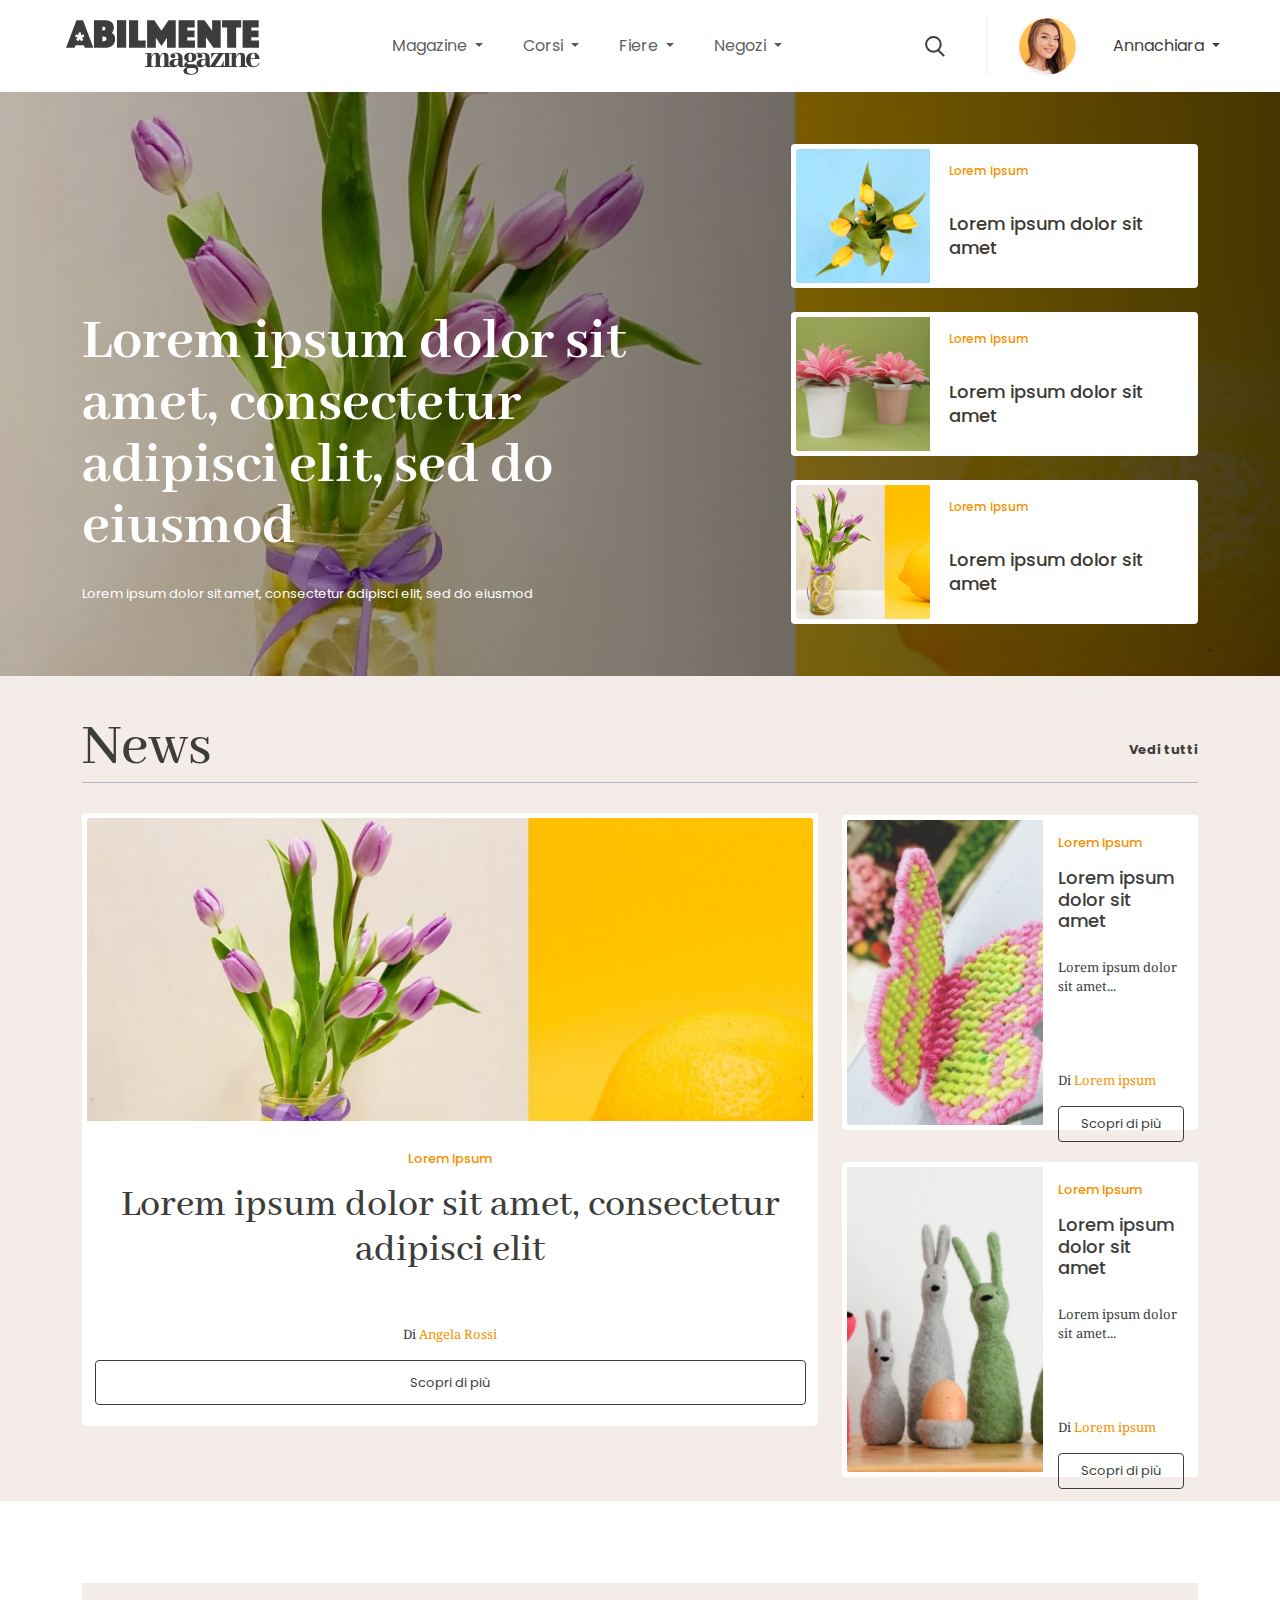
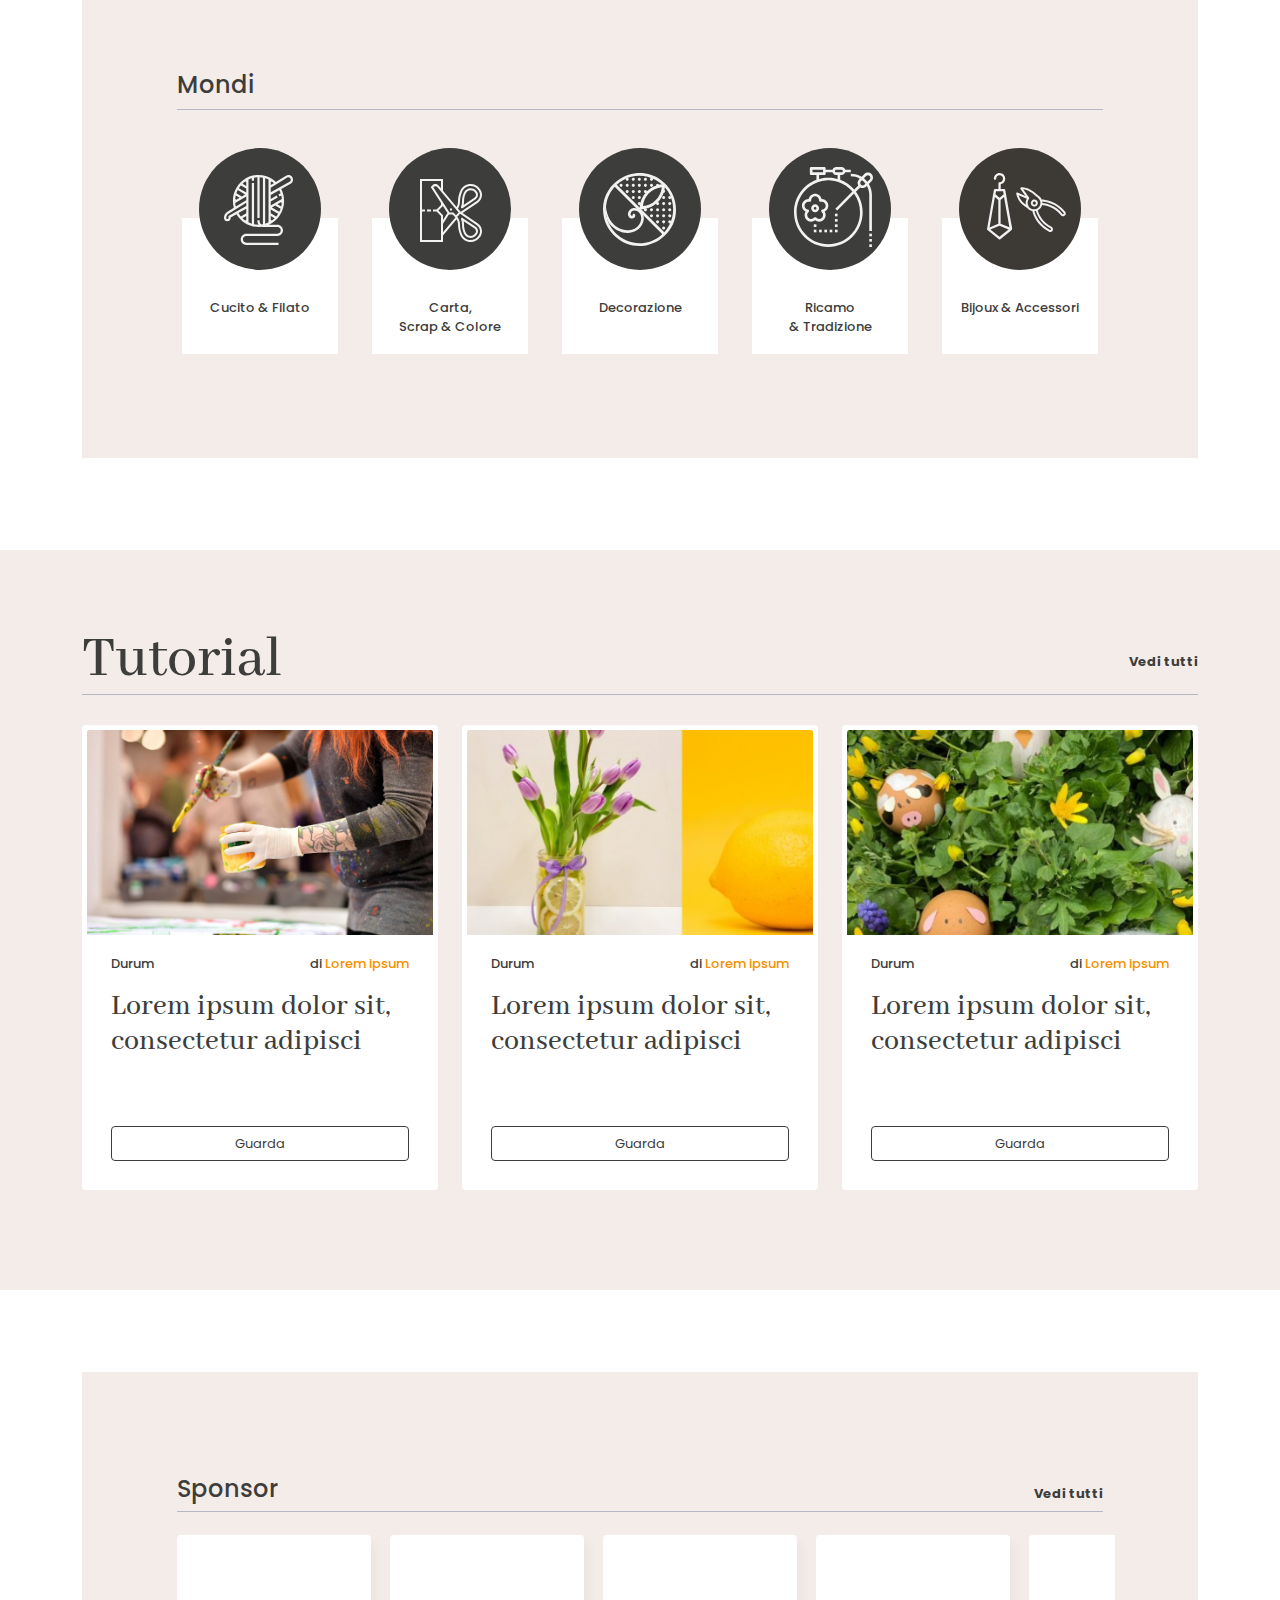
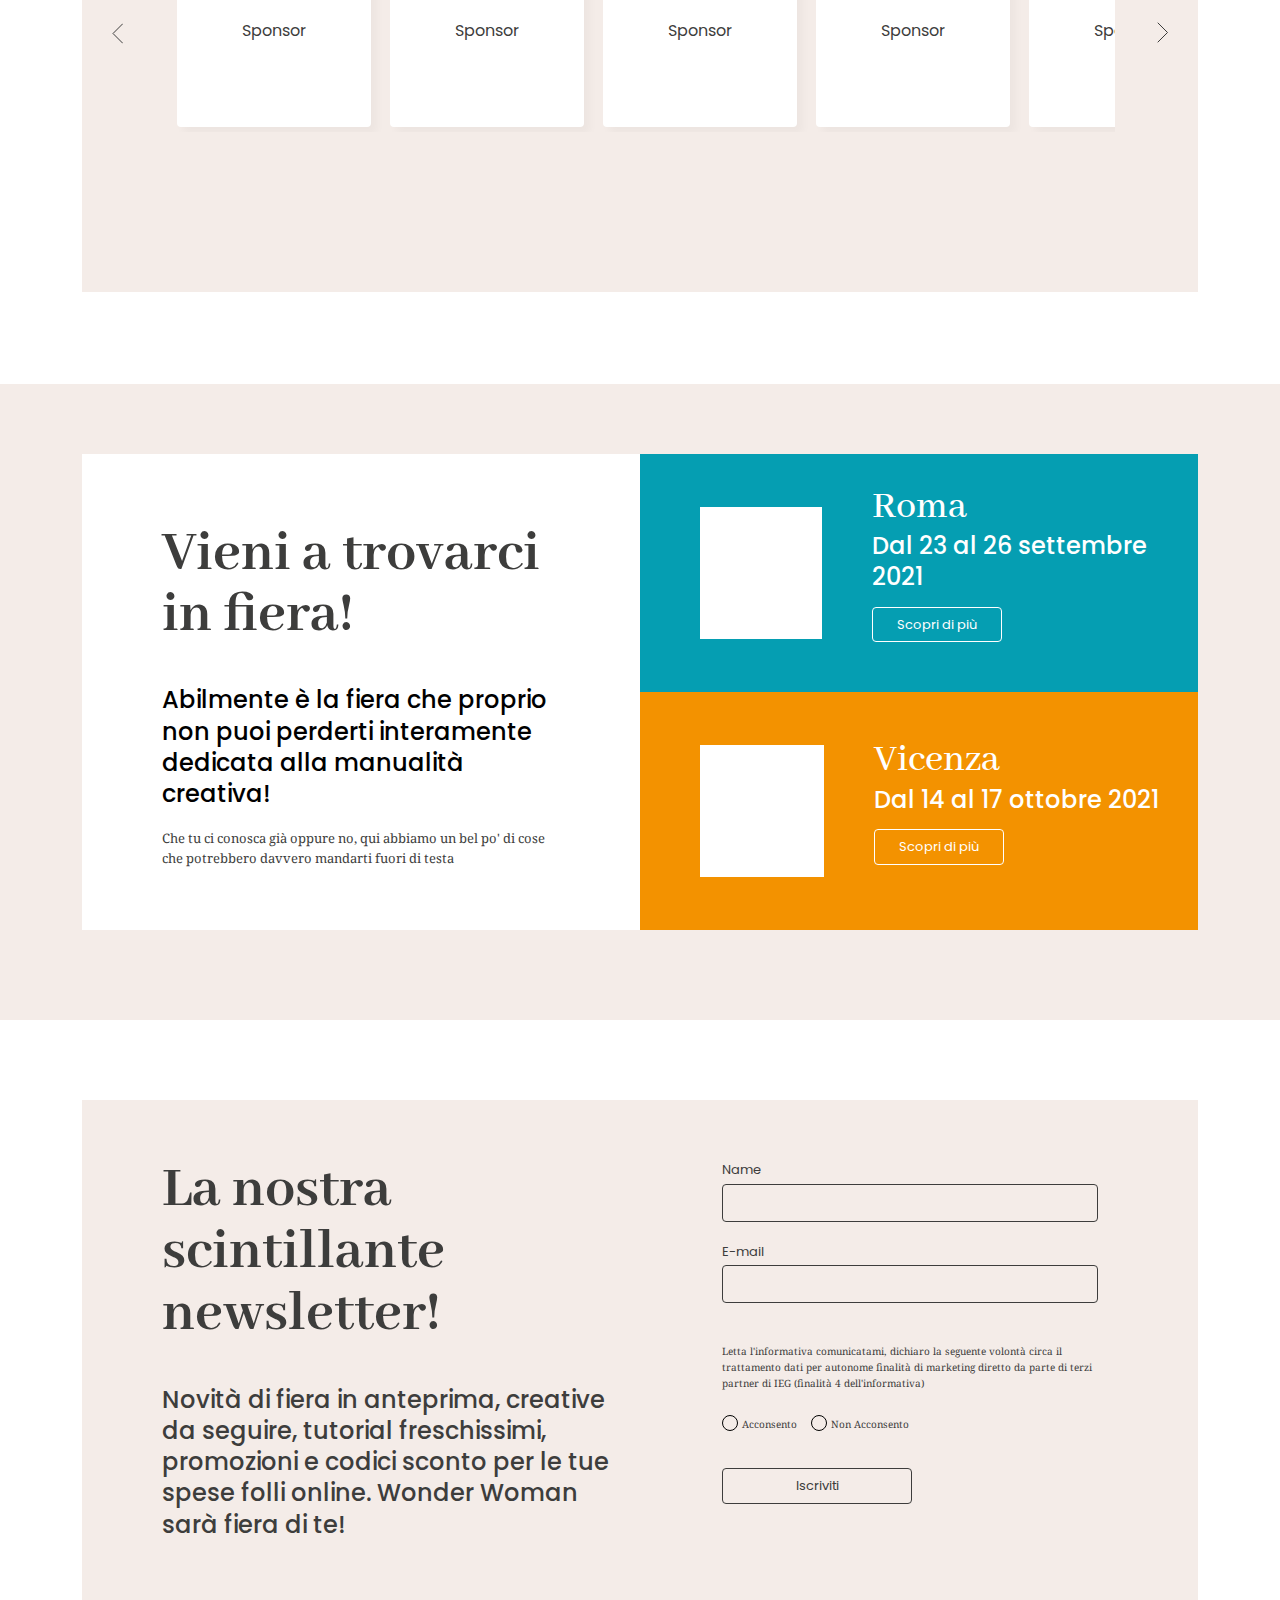
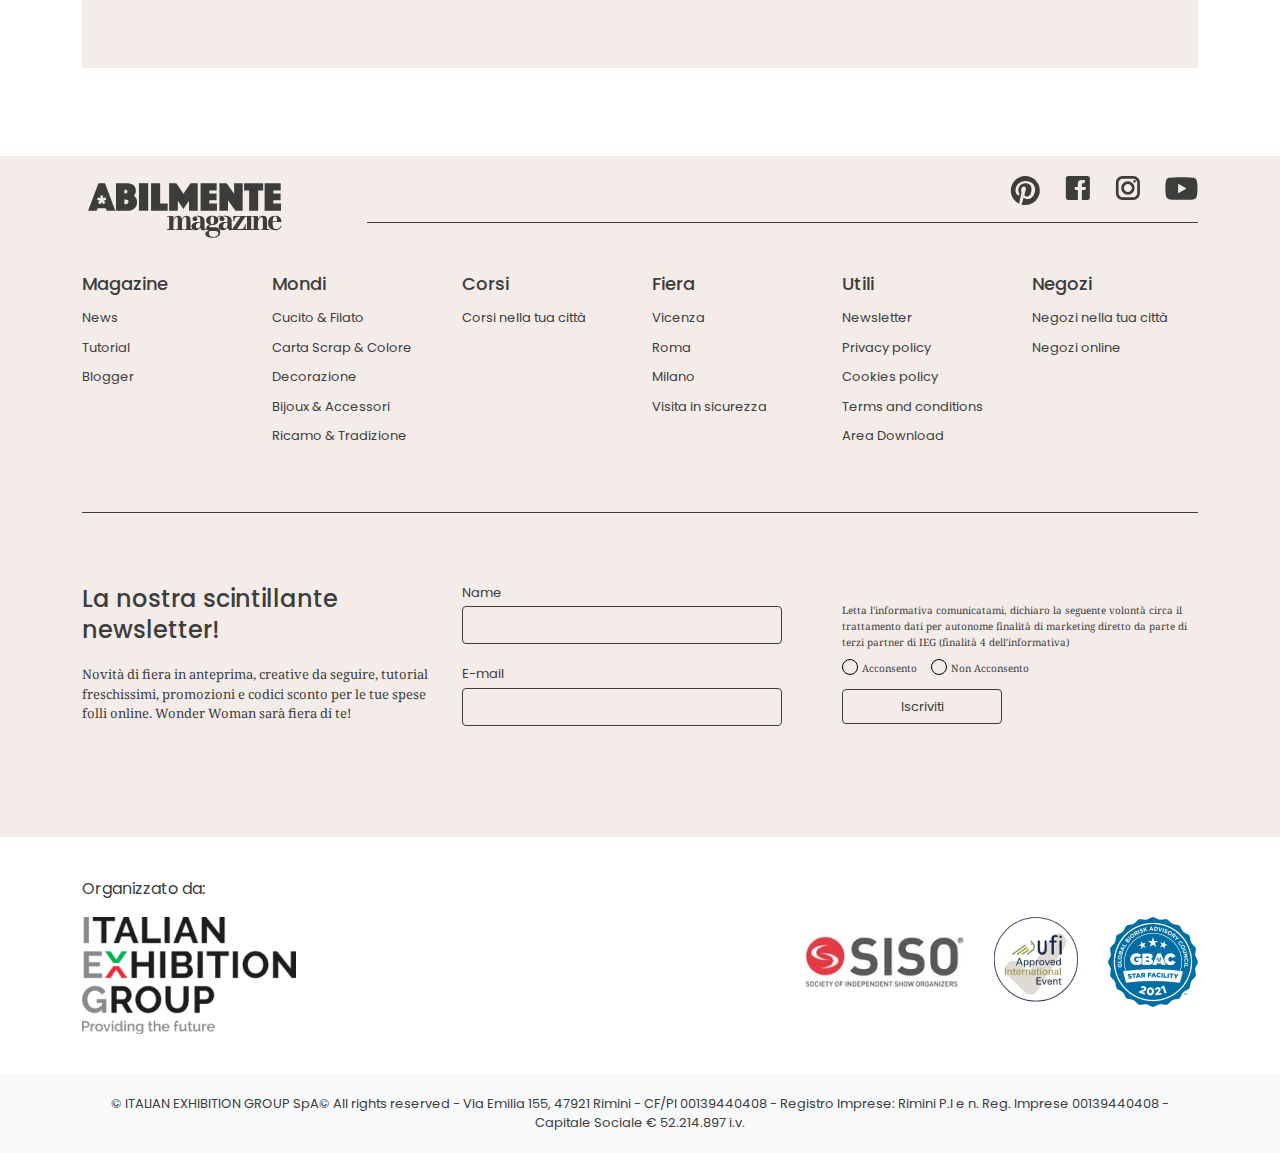
<file: index.html>
<!DOCTYPE html>
<html lang="en">
<head>
    <meta charset="UTF-8">
    <meta http-equiv="X-UA-Compatible" content="IE=edge">
    <meta name="viewport" content="width=device-width, initial-scale=1.0">
    <link href="https://cdn.jsdelivr.net/npm/bootstrap@5.0.2/dist/css/bootstrap.min.css" rel="stylesheet" integrity="sha384-EVSTQN3/azprG1Anm3QDgpJLIm9Nao0Yz1ztcQTwFspd3yD65VohhpuuCOmLASjC" crossorigin="anonymous">
    <script src="https://cdn.jsdelivr.net/npm/bootstrap@5.0.2/dist/js/bootstrap.bundle.min.js" integrity="sha384-MrcW6ZMFYlzcLA8Nl+NtUVF0sA7MsXsP1UyJoMp4YLEuNSfAP+JcXn/tWtIaxVXM" crossorigin="anonymous"></script>
    <link rel="stylesheet" href="styles/style.css">
    <title>HTML/CSS final work</title>
</head>
<body>
    <header>
        <nav class="navbar navbar-expand-lg bg-white">
            <div class="container-fluid">
              <a class="navbar-brand ms-5" href="#"><img src="img/logo_header.svg" alt=""></a>
              
              <div class="collapse navbar-collapse justify-content-center" id="navbarNavDropdown">
                <ul class="navbar-nav">
                  <li class="nav-item dropdown me-4">
                    <a class="nav-link dropdown-toggle hover" href="#" id="navbarDropdownMenuLink" role="button" data-bs-toggle="dropdown" aria-expanded="false">
                        Magazine
                    </a>
                    <ul class="dropdown-menu" aria-labelledby="navbarDropdownMenuLink">
                      <li><a class="dropdown-item" href="#">Mondi</a></li>
                      <li><a class="dropdown-item" href="news.html">News</a></li>
                      <li><a class="dropdown-item" href="#">Tutorial</a></li>
                    </ul>
                  </li>
                  <li class="nav-item dropdown me-4">
                    <a class="nav-link dropdown-toggle hover" href="#" id="navbarDropdownMenuLink" role="button" data-bs-toggle="dropdown" aria-expanded="false">
                        Corsi
                    </a>
                    <ul class="dropdown-menu" aria-labelledby="navbarDropdownMenuLink">
                      <li><a class="dropdown-item" href="#">Corsi nella tua città</a></li>
                    </ul>
                  </li>
                  <li class="nav-item dropdown me-4">
                    <a class="nav-link dropdown-toggle hover" href="#" id="navbarDropdownMenuLink" role="button" data-bs-toggle="dropdown" aria-expanded="false">
                        Fiere
                    </a>
                    <ul class="dropdown-menu" aria-labelledby="navbarDropdownMenuLink">
                      <li><a class="dropdown-item" href="#">Roma</a></li>
                      <li><a class="dropdown-item" href="news.html">Vicenza</a></li>
                      <li><a class="dropdown-item" href="#">Milano</a></li>
                      <li><a class="dropdown-item" href="#">Visita in sicurezza</a></li>
                    </ul>
                  </li>
                  <li class="nav-item dropdown me-4">
                    <a class="nav-link dropdown-toggle hover" href="#" id="navbarDropdownMenuLink" role="button" data-bs-toggle="dropdown" aria-expanded="false">
                        Negozi
                    </a>
                    <ul class="dropdown-menu" aria-labelledby="navbarDropdownMenuLink">
                      <li><a class="dropdown-item" href="#">Negozi nella tua città</a></li>
                      <li><a class="dropdown-item" href="news.html">Online</a></li>
                    </ul>
                  </li>
                </ul>
              </div>
               <div class="header-rightside">
                <a class="search" href="#"></a>
                <div class="header-line"></div>
                <div class="header-account">
                     <a href="#"><img src="img/account_photo.png" alt="photo_account"></a>
                    <a class="nav-link dropdown-toggle hover  me-5" href="#">
                    Annachiara
                    </a>
                </div>
                <button class="navbar-toggler" type="button" data-bs-toggle="collapse" data-bs-target="#navbarNavDropdown" aria-controls="navbarNavDropdown" aria-expanded="false" aria-label="Toggle navigation">
                    <span class="navbar-toggler-icon"></span>
                </button>
       </div>
    </nav>
    </header> 
    <section class="main-banner">
        <div class="container">
            <div class="row">
                <div class="col-md-7">
                    <h1>Lorem ipsum dolor sit amet, consectetur adipisci elit, sed do eiusmod </h1>
                    <p>
                        Lorem ipsum dolor sit amet, consectetur adipisci elit, sed do eiusmod 
                    </p>
                </div>
                <div class="col-md-5">
                    <div class="slider">
                        <a class="slider-item" href="#">
                            <img src="img/main_slider_item1.png" alt="">
                            <div class="slider-text">
                                <h6 class="slider-title">Lorem ipsum</h6>
                                <h3 class="slider-description">Lorem ipsum dolor sit amet</h3>
                            </div>
                        </a>
                        <a class="slider-item" href="#">
                            <img src="img/main_slider_item2.png" alt="">
                            <div class="slider-text">
                                <h6 class="slider-title">Lorem ipsum</h6>
                                <h3 class="slider-description">Lorem ipsum dolor sit amet</h3>
                            </div>
                        </a><a class="slider-item" href="#">
                            <img src="img/main_slider_item3.png" alt="">
                            <div class="slider-text">
                                <h6 class="slider-title">Lorem ipsum</h6>
                                <h3 class="slider-description">Lorem ipsum dolor sit amet</h3>
                            </div>
                        </a>
                    </div>
                    
                </div>
            </div>
        </div>
    </section>
    <section class="news bg-color">
        <div class="container">
            <div class="row block-title">
                <div class="col-6">
                    <h2>News</h2>
                </div>
                <div class="col-6">
                    <a class="vedi-tutti" href="news.html">Vedi tutti</a>
                </div>
            </div>
            <div class="row">
                <div class="col-md-6 col-lg-8">
                    <div class="big-news-item">
                        <img src="img/news-img.png" alt="">
                        <h6 class="news-item-title">Lorem ipsum</h6>
                        <h2 class="big-news-item-description">Lorem ipsum dolor sit amet, consectetur adipisci elit</h2>
                        <p class="big-news-item-name">Di <span>Angela Rossi</span> </p>
                        <a class="big-news-item button" href="news.html">Scopri di più</a>
                    </div>
                </div>
                <div class="col-md-6 col-lg-4">
                    <div class="news-item">
                        <img src="img/news-item-img1.png" alt="">
                        <div class="news-item-text">
                            <h6 class="news-item-title">Lorem ipsum</h6>
                        <h4>Lorem ipsum dolor sit amet</h4>
                        <p class="news-item-description">Lorem ipsum dolor sit amet...</p>
                        <p class="news-item-name">Di <span>Lorem ipsum</span> </p>
                        <a class="item-button" href="news.html">Scopri di più</a>
                        </div>
                    </div>
                    <div class="news-item">
                        <img src="img/news-item-img2.png" alt="">
                        <div class="news-item-text">
                            <h6 class="news-item-title">Lorem ipsum</h6>
                        <h4>Lorem ipsum dolor sit amet</h4>
                        <p class="news-item-description">Lorem ipsum dolor sit amet...</p>
                        <p class="news-item-name">Di <span>Lorem ipsum</span> </p>
                        <a class="item-button" href="news.html">Scopri di più</a>
                        </div>
                    </div>
                </div>
            </div>
        </div>
    </section>
    <section class="mondi">
        <div class="container">
            <div class="mondi-block bg-color">
                <div class="row">
                    <div class="col-md-10 offset-md-1">
                        <h3 class="block-title">Mondi</h3>
                    </div>
                </div>
                <div class="row justify-content-center">
                    <div class="col-md-6 col-lg-2">
                        <div class="mondi-item">
                            <img src="img/mondi-item1.svg" alt="">
                            <p class="bg-white mondi-item-text">Cucito & Filato</p>
                        </div>
                    </div>
                    <div class="col-md-6 col-lg-2">
                        <div class="mondi-item">
                            <img src="img/mondi-item2.svg" alt="">
                            <p class="bg-white mondi-item-text">Carta, <br> Scrap & Colore</p>
                        </div>
                    </div>
                    <div class="col-md-6 col-lg-2">
                        <div class="mondi-item">
                            <img src="img/mondi-item3.svg" alt="">
                            <p class="bg-white mondi-item-text">Decorazione</p>
                        </div>
                    </div>
                    <div class="col-md-6 col-lg-2">
                        <div class="mondi-item">
                            <img src="img/mondi-item4.svg" alt="">
                            <p class="bg-white mondi-item-text">Ricamo <br>& Tradizione</p>
                        </div>
                    </div>
                    <div class="col-md-6 col-lg-2">
                        <div class="mondi-item">
                            <img src="img/mondi-item5.svg" alt="">
                            <p class="bg-white mondi-item-text">Bijoux & Accessori</p>
                        </div>
                    </div>
                </div>
            </div>
        </div>
    </section>
    <section class="tutorial bg-color">
        <div class="container">
            <div class="row block-title">
                <div class="col-6 col-sm-6 col-md-6">
                    <h2>Tutorial</h2>
                </div>
                <div class="col-6 col-sm-6 col-md-6">
                    <a class="vedi-tutti" href="">Vedi tutti</a>
                </div>
            </div>
            <div class="row">
                <div class="col-md-4">
                    <div class="tutorial-card bg-white">
                        <img src="img/tutorial-item1.png" class="card-img-top" alt="...">
                        <div class="tutorial-item-text d-flex">
                            <div class="item-title d-flex">
                                <div class="durum">Durum</div>
                                <div class="item-name">di <span>Lorem ipsum</span> </div>
                            </div>
                            <h2>Lorem ipsum dolor sit, consectetur adipisci</h3>
                            <a class="item-button" href="#">Guarda</a>
                        </div>
                      </div>
                </div>
                <div class="col-md-4">
                    <div class="tutorial-card bg-white">
                        <img src="img/tutorial-item2.png" class="card-img-top" alt="...">
                        <div class="tutorial-item-text d-flex">
                            <div class="item-title d-flex">
                                <div class="durum">Durum</div>
                                <div class="item-name">di <span>Lorem ipsum</span> </div>
                            </div>
                            <h2>Lorem ipsum dolor sit, consectetur adipisci</h3>
                            <a class="item-button" href="#">Guarda</a>
                        </div>
                      </div>
                </div>
                <div class="col-md-4">
                    <div class="tutorial-card bg-white">
                        <img src="img/tutorial-item3.png" class="card-img-top" alt="...">
                        <div class="tutorial-item-text d-flex">
                            <div class="item-title d-flex">
                                <div class="durum">Durum</div>
                                <div class="item-name">di <span>Lorem ipsum</span> </div>
                            </div>
                            <h2>Lorem ipsum dolor sit, consectetur adipisci</h3>
                            <a class="item-button" href="#">Guarda</a>
                        </div>
                      </div>
                </div>
            </div>
        </div>
    </section>
    <section class="sponsor">
        <div class="container">
            <div class="sponsor-block bg-color">
                <div class="row block-title">
                    <div class="col-6 col-sm-6 col-md-5 offset-md-1">
                        <h3>Sponsor</h3>
                    </div>
                    <div class="col-6 col-sm-6 col-md-5">
                        <a class="vedi-tutti" href="">Vedi tutti</a>
                    </div>
                </div>
                <div class="row">
                    <div class="col-md-1 arrow-scroll d-flex">
                        <a href="#"><img src="img/arrow-scroll-left.svg" alt=""></a>
                    </div>
                    <div class="sponsor-scroll-container d-flex col-md-10 col-sm-12">
                        <div class="scroll-item">
                            <div class="sponsor-item bg-white d-flex">Sponsor</div>
                        </div>
                        <div class="scroll-item">
                            <div class="sponsor-item bg-white d-flex">Sponsor</div>
                        </div>
                        <div class="scroll-item">
                            <div class="sponsor-item bg-white d-flex">Sponsor</div>
                        </div>
                        <div class="scroll-item">
                            <div class="sponsor-item bg-white d-flex">Sponsor</div>
                        </div>
                        <div class="scroll-item">
                            <div class="sponsor-item bg-white d-flex">Sponsor</div>
                        </div>
                    </div>
                    <div class="col-md-1">
                        <a class="arrow-scroll d-flex" href=""><img src="img/arrow-scroll-right.svg" alt=""></a>
                    </div>
                </div>
            </div>
        </div>
    </section>
    <section class="adv bg-color">
        <div class="container">
            <div class="row">
                <div class="col-md-12">
                    <div class="adv-grid">
                        <div class="adv-text-block bg-white">
                            <h1>Vieni a trovarci in fiera!</h1>
                            <h3>Abilmente è la fiera che proprio non puoi perderti interamente dedicata alla manualità creativa!</h3>
                            <p>Che tu ci conosca già oppure no, qui abbiamo un bel po' di cose che potrebbero davvero mandarti fuori di testa</p>
                        </div>
                        <div class="adv-upper-block d-flex">
                            <div class="adv-photo bg-white"></div>
                            <div class="adv-side-text">
                                <h2>Roma</h2>
                                <h3>Dal 23 al 26 settembre 2021</h3>
                                <a class="item-button" href="#">Scopri di più</a>
                            </div>
                        </div>
                        <div class="adv-lower-block d-flex">
                            <div class="adv-photo bg-white"></div>
                            <div class="adv-side-text">
                                <h2>Vicenza</h2>
                                <h3>Dal 14 al 17 ottobre 2021</h3>
                                <a class="item-button" href="#">Scopri di più</a>
                            </div>
                        </div>
                    </div>
                </div>
            </div>
        </div>
    </section>
    <section class="subscribe">
        <div class="container">
            <div class="subscribe-block bg-color">
                <div class="row">
                    <div class="col-md-12 col-lg-7">
                        <div class="subscribe-text">
                            <h1>La nostra scintillante newsletter!</h1>
                            <h3>Novità di fiera in anteprima, creative da seguire, tutorial freschissimi, promozioni e codici sconto per le tue spese folli online. Wonder Woman sarà fiera di te!</h3>
                        </div>
                    </div>
                    <div class="col-sm-12 col-md-12 col-lg-5">
                        <form>
                            <div class="input d-flex">
                                <label for="name">Name</label> <input type="text" required="" name="name">
                            </div>
                            <div class="input d-flex">
                                <label for="email">E-mail</label> <input type="email" required="" name="email">
                            </div>
                            <p class="agree-text">Letta l'informativa comunicatami, dichiaro la seguente volontà circa il trattamento dati per autonome finalità di marketing diretto da parte di terzi partner di IEG (finalità 4 dell'informativa)</p>
                            <div class="agree-radio-block d-flex">
                                <div class="checkbox-input">
                                    <input class="form-check-input" type="radio" name="flexRadioDefault" id="flexRadioDefault1">
                                    <label for="acconsento">Acconsento</label>
                                </div>
                                <div class="checkbox-input">
                                    <input class="form-check-input" type="radio" name="flexRadioDefault" id="flexRadioDefault1">
                                    <label for="acconsento">Non Acconsento</label>
                                </div>
                            </div>
                            <button class="item-button">Iscriviti</button>
                        </form>
                    </div>
                </div>
            </div>
        </div>
    </section>
    <footer>
        <div class="container">
            <div class="row">
                <div class="col-sm-5 col-md-4 col-lg-3 col-xl-3">
                    <a class="logo" href="#"><img src="img/logo_header.svg" alt=""></a> 
                </div>
                <div class="col-sm-7 col-md-8 col-lg-8 col-xl-9 block-title">
                    <div class="socials">
                        <a class="social-icon" href="#"><img src="img/pinterest.svg" alt=""></a>
                        <a class="social-icon" href="#"><img src="img/facebook.svg" alt=""></a>
                        <a class="social-icon" href="#"><img src="img/instagram.svg" alt=""></a>
                        <a class="social-icon" href="#"><img src="img/youtube.svg" alt=""></a>
                    </div>
                </div>
            </div>
            <div class="row">
                <div class="col-sm-6 col-md-3 col-lg-2">
                    <div class="footer-link-col">
                        <h3>Magazine</h3>
                        <nav>
                            <a href="news.html">News</a>
                            <a href="">Tutorial</a>
                            <a href="">Blogger</a>
                        </nav>
                    </div>
                </div>
                <div class="col-sm-6 col-md-3 col-lg-2">
                    <div class="footer-link-col">
                        <h3>Mondi</h3>
                        <nav>
                            <a href="">Cucito & Filato </a>
                            <a href="">Carta Scrap & Colore</a>
                            <a href="">Decorazione</a>
                            <a href="">Bijoux & Accessori</a>
                            <a href="">Ricamo & Tradizione</a>
                        </nav>
                    </div>
                </div>
                <div class="col-sm-6 col-md-3 col-lg-2">
                    <div class="footer-link-col">
                        <h3>Corsi</h3>
                        <nav>
                            <a href="">Corsi nella tua città</a>
                        </nav>
                    </div>
                </div>
                <div class="col-sm-6 col-md-3 col-lg-2">
                    <div class="footer-link-col">
                        <h3>Fiera</h3>
                        <nav>
                            <a href="">Vicenza</a>
                            <a href="">Roma</a>
                            <a href="">Milano</a>
                            <a href="">Visita in sicurezza</a>
                        </nav>
                    </div>
                </div>
                <div class="col-sm-6 col-md-3 col-lg-2">
                    <div class="footer-link-col">
                        <h3>Utili</h3>
                        <nav>
                            <a href="">Newsletter</a>
                            <a href="">Privacy policy</a>
                            <a href="">Cookies policy</a>
                            <a href="">Terms and conditions</a>
                            <a href="">Area Download</a>
                        </nav>
                    </div>
                </div>
                <div class="col-sm-6 col-md-3 col-lg-2">
                    <div class="footer-link-col">
                        <h3>Negozi</h3>
                        <nav>
                            <a href="">Negozi nella tua città</a>
                            <a href="">Negozi online</a>
                        </nav>
                    </div>
                </div>
            </div>
            <div class="row">
                <div class="col-md-12 block-title line"></div>
            </div>
            <div class="row footer-subscribe">
                <div class="col-md-11 col-xl-4">
                    <div class="footer-subscribe-text">
                        <h3>La nostra scintillante newsletter!</h3>
                        <p>Novità di fiera in anteprima, creative da seguire, tutorial freschissimi, promozioni e codici sconto per le tue spese folli online. Wonder Woman sarà fiera di te!</p>
                    </div>
                </div>
                <div class="col-md-11 col-lg-6 col-xl-4 pe-5">
                    <form>
                        <div class="input d-flex">
                            <label for="name">Name</label> <input type="text" required="" name="name">
                        </div>
                        <div class="input d-flex">
                            <label for="email">E-mail</label> <input type="email" required="" name="email">
                        </div>
                    </form>
                </div>
                <div class="col-md-11 col-lg-6 col-xl-4">
                    <form>
                        <p class="agree-text">Letta l'informativa comunicatami, dichiaro la seguente volontà circa il trattamento dati per autonome finalità di marketing diretto da parte di terzi partner di IEG (finalità 4 dell'informativa)</p>
                        <div class="agree-radio-block d-flex">
                            <div class="checkbox-input">
                                <input class="form-check-input" type="radio" name="flexRadioDefault" id="flexRadioDefault1">
                                <label for="acconsento">Acconsento</label>
                            </div>
                            <div class="checkbox-input">
                                <input class="form-check-input" type="radio" name="flexRadioDefault" id="flexRadioDefault1">
                                <label for="acconsento">Non Acconsento</label>
                            </div>
                        </div>
                        <button class="item-button">Iscriviti</button>
                    </form>
                </div>
            </div>
        </div>
        <div class="organizzato bg-white">
            <div class="container">
                <div class="row">
                    <div class="labels-grid">
                        <div class="label-col1">
                            <p>Organizzato da:</p>
                            <img class="org-logo" src="img/Footer/ieg.png" alt="">
                        </div>
                        <div class="label-col2">
                            <img class="label" src="img/Footer/siso.png" alt="">
                        </div>
                        <div class="label-col3">
                            <img class="label" src="img/Footer/ufi.png" alt="">
                        </div>
                        <div class="label-col4">
                            <img class="label" src="img/Footer/gbac.png" alt="">
                        </div>
                    </div>
                </div>
            </div>
        </div>
        <div class="copyright bg-light">
            <div class="container">
                <div class="row">
                    <div class="col-12">
                        <p>
                            © ITALIAN EXHIBITION GROUP SpA© All rights reserved - Via Emilia 155, 47921 Rimini - CF/PI 00139440408 - Registro Imprese: Rimini P.I e n. Reg. Imprese 00139440408 - Capitale Sociale € 52.214.897 i.v.
                        </p>
                    </div>
                </div>
            </div>
        </div>
    </footer>
</body>
</html>
</file>
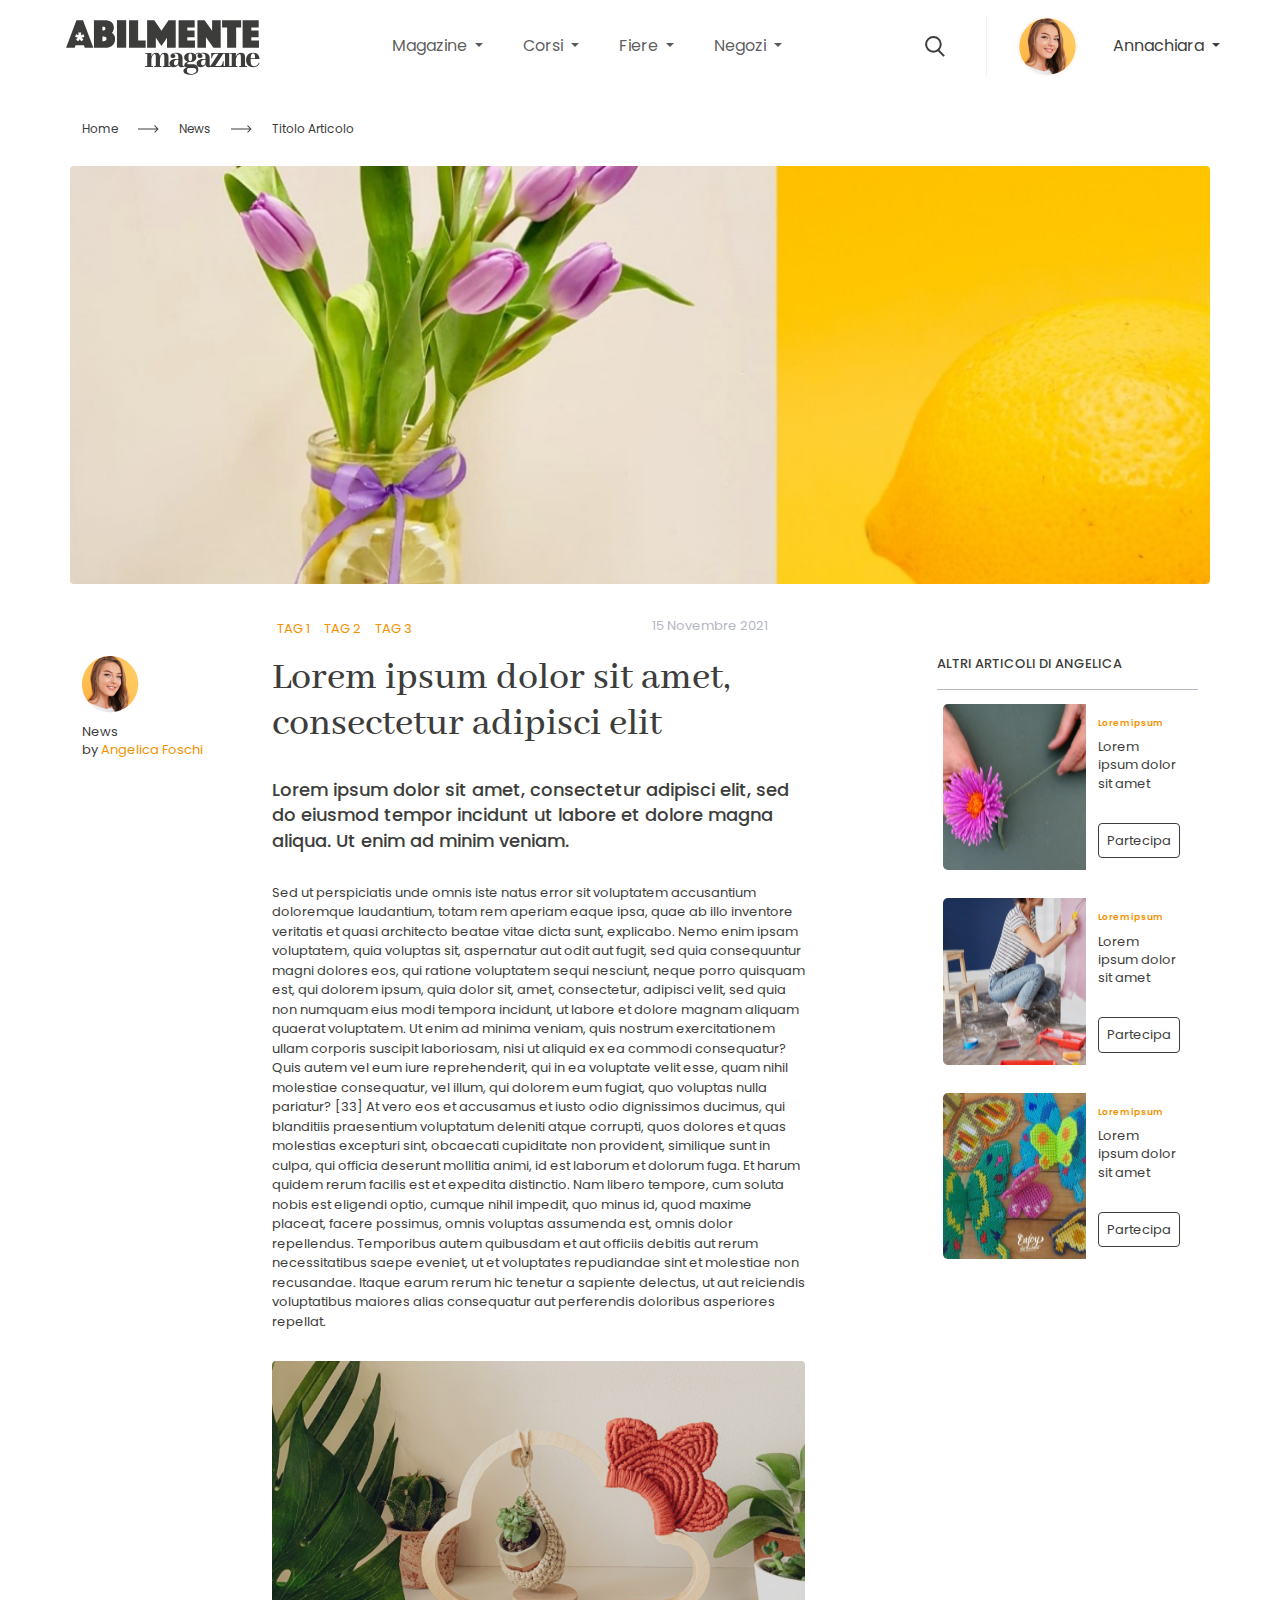
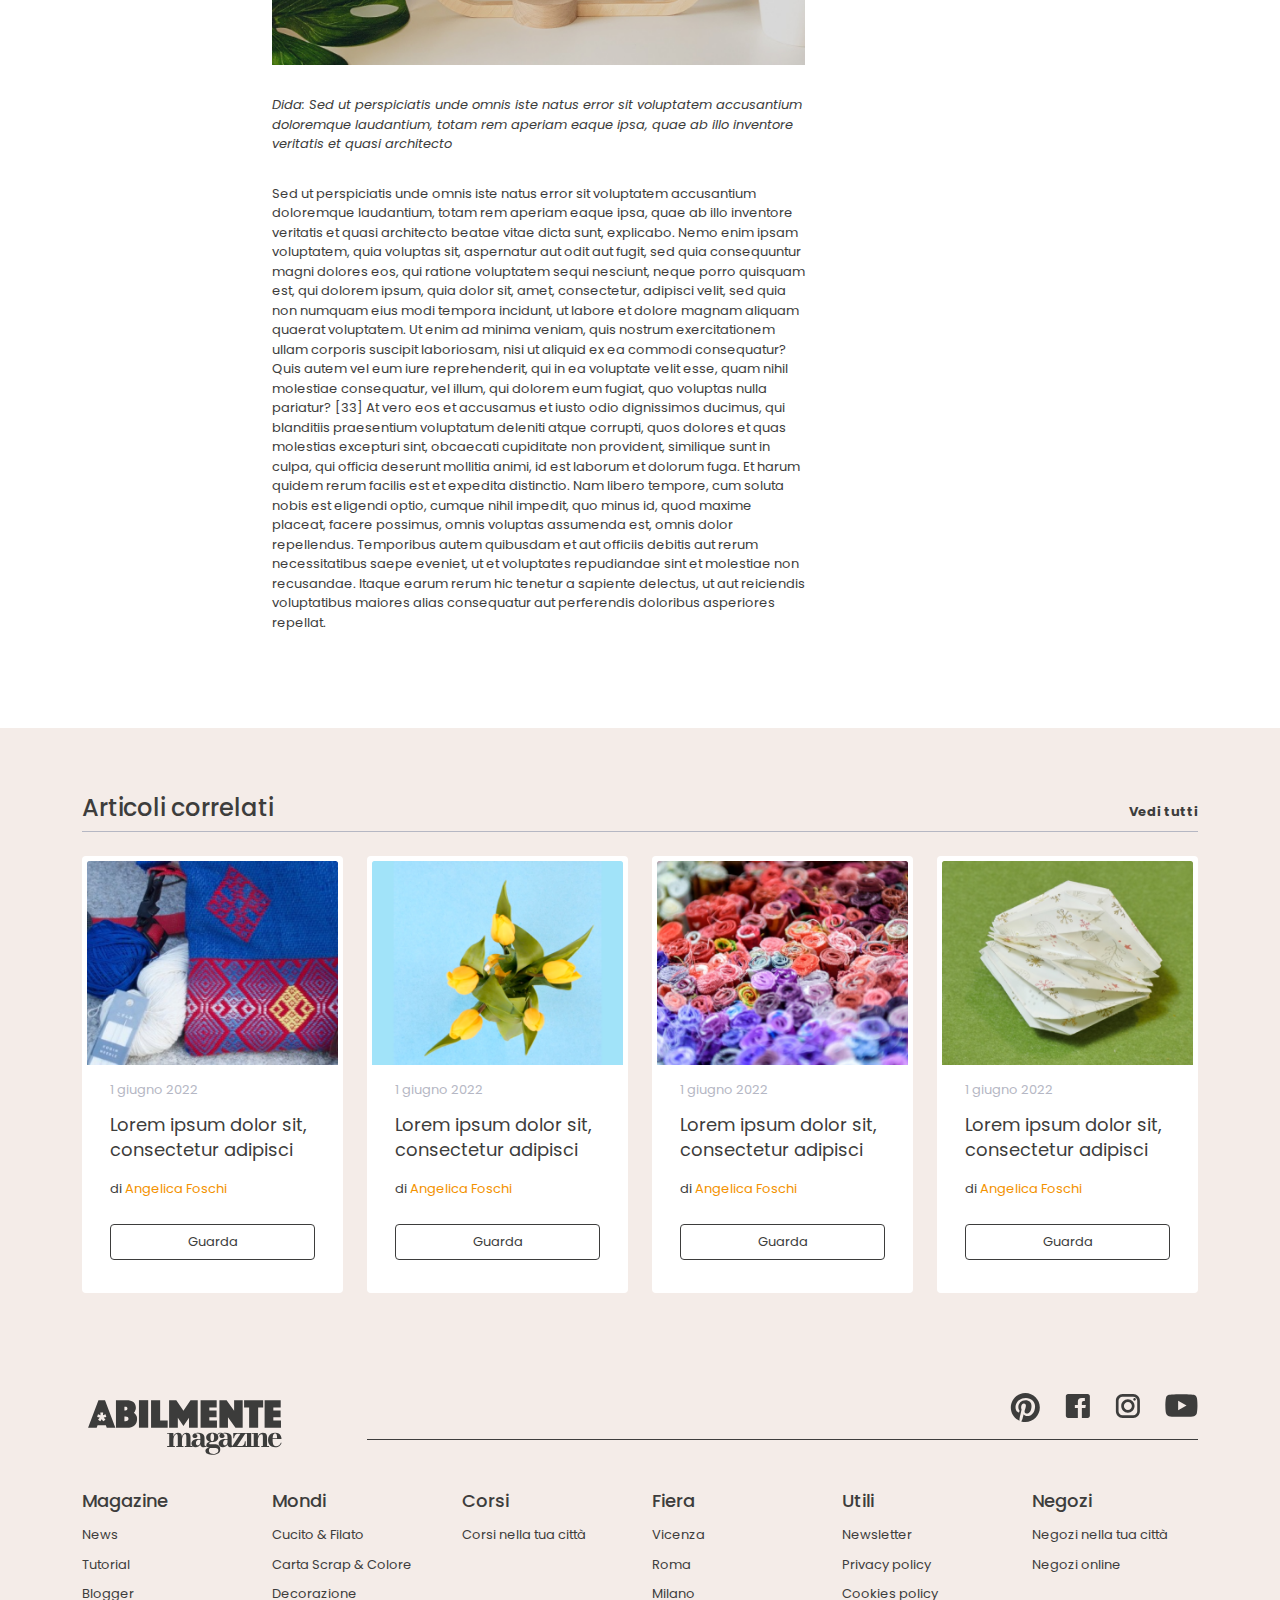
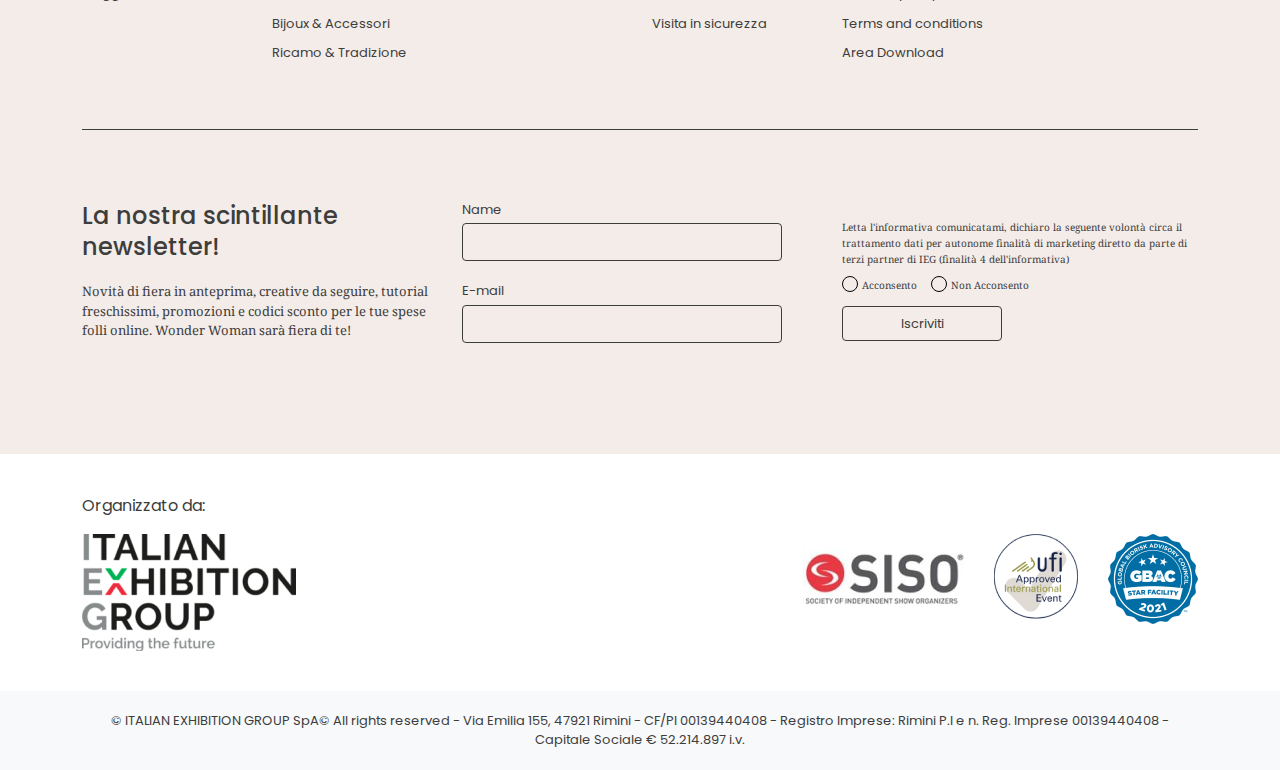
<file: articolo-news.html>
<!DOCTYPE html>
<html lang="en">
    <head>
        <meta charset="UTF-8">
        <meta http-equiv="X-UA-Compatible" content="IE=edge">
        <meta name="viewport" content="width=device-width, initial-scale=1.0">
        <link href="https://cdn.jsdelivr.net/npm/bootstrap@5.0.2/dist/css/bootstrap.min.css" rel="stylesheet" integrity="sha384-EVSTQN3/azprG1Anm3QDgpJLIm9Nao0Yz1ztcQTwFspd3yD65VohhpuuCOmLASjC" crossorigin="anonymous">
        <script src="https://cdn.jsdelivr.net/npm/bootstrap@5.0.2/dist/js/bootstrap.bundle.min.js" integrity="sha384-MrcW6ZMFYlzcLA8Nl+NtUVF0sA7MsXsP1UyJoMp4YLEuNSfAP+JcXn/tWtIaxVXM" crossorigin="anonymous"></script>
        <link rel="stylesheet" href="styles/style.css">
        <title>HTML/CSS final work</title>
    </head>
<body>
    <header>
        <nav class="navbar navbar-expand-lg bg-white">
            <div class="container-fluid">
              <a class="navbar-brand ms-5" href="index.html"><img src="img/logo_header.svg" alt=""></a>
              
              <div class="collapse navbar-collapse justify-content-center" id="navbarNavDropdown">
                <ul class="navbar-nav">
                  <li class="nav-item dropdown me-4">
                    <a class="nav-link dropdown-toggle hover" href="#" id="navbarDropdownMenuLink" role="button" data-bs-toggle="dropdown" aria-expanded="false">
                        Magazine
                    </a>
                    <ul class="dropdown-menu" aria-labelledby="navbarDropdownMenuLink">
                      <li><a class="dropdown-item" href="#">Mondi</a></li>
                      <li><a class="dropdown-item" href="news.html">News</a></li>
                      <li><a class="dropdown-item" href="#">Tutorial</a></li>
                    </ul>
                  </li>
                  <li class="nav-item dropdown me-4">
                    <a class="nav-link dropdown-toggle hover" href="#" id="navbarDropdownMenuLink" role="button" data-bs-toggle="dropdown" aria-expanded="false">
                        Corsi
                    </a>
                    <ul class="dropdown-menu" aria-labelledby="navbarDropdownMenuLink">
                      <li><a class="dropdown-item" href="#">Corsi nella tua città</a></li>
                    </ul>
                  </li>
                  <li class="nav-item dropdown me-4">
                    <a class="nav-link dropdown-toggle hover" href="#" id="navbarDropdownMenuLink" role="button" data-bs-toggle="dropdown" aria-expanded="false">
                        Fiere
                    </a>
                    <ul class="dropdown-menu" aria-labelledby="navbarDropdownMenuLink">
                      <li><a class="dropdown-item" href="#">Roma</a></li>
                      <li><a class="dropdown-item" href="news.html">Vicenza</a></li>
                      <li><a class="dropdown-item" href="#">Milano</a></li>
                      <li><a class="dropdown-item" href="#">Visita in sicurezza</a></li>
                    </ul>
                  </li>
                  <li class="nav-item dropdown me-4">
                    <a class="nav-link dropdown-toggle hover" href="#" id="navbarDropdownMenuLink" role="button" data-bs-toggle="dropdown" aria-expanded="false">
                        Negozi
                    </a>
                    <ul class="dropdown-menu" aria-labelledby="navbarDropdownMenuLink">
                      <li><a class="dropdown-item" href="#">Negozi nella tua città</a></li>
                      <li><a class="dropdown-item" href="news.html">Online</a></li>
                    </ul>
                  </li>
                </ul>
              </div>
               <div class="header-rightside">
                <a class="search" href="#"></a>
                <div class="header-line"></div>
                <div class="header-account">
                     <a href="#"><img src="img/account_photo.png" alt="photo_account"></a>
                    <a class="nav-link dropdown-toggle hover  me-5" href="#">
                    Annachiara
                    </a>
                </div>
                <button class="navbar-toggler" type="button" data-bs-toggle="collapse" data-bs-target="#navbarNavDropdown" aria-controls="navbarNavDropdown" aria-expanded="false" aria-label="Toggle navigation">
                    <span class="navbar-toggler-icon"></span>
                </button>
       </div>
    </nav>
    </header> 
    <section class="news-page-title bg-white">
        <div class="container">
            <div class="row">
                <div class="col-12">
                    <nav class="breadcrumb">
                        <a class="bread-nav" href="index.html">Home</a>
                        <img src="img/breadcrunb-arrow.svg" alt="">
                        <a class="bread-nav" href="news.html">News</a>
                        <img src="img/breadcrunb-arrow.svg" alt="">
                        <p class="bread-nav mb-0">Titolo Articolo</p>
                    </nav>
                </div>
                <div class="articolo-banner"></div>
            </div>
        </div>
    </section>
    <section class="articolo">
        <div class="container">
            <div class="row">
                <div class="col-6 col-sm-6 col-md-6 col-lg-6 col-xl-2 offset-xl-2">
                    <div class="tag">
                        <a href="">TAG 1</a>
                        <a href="">TAG 2</a>
                        <a href="">TAG 3</a>
                    </div>
                </div>
                <div class="col-6 col-sm-6 col-md-6 offset-md-0 col-lg-6 col-xl-2 offset-xl-2">
                    <div class="articolo-date">15 Novembre 2021</div>
                </div>
            </div>
            <div class="row py-3">
                <div class="col-xl-2 articolo-author">
                    <img src="img/articolo-author.png" alt="">
                    <p>News
                    <br> by <span>Angelica Foschi</span></p>
                </div>
                <div class="col-lg-8 col-xl-7 articolo-content">
                    <h2>Lorem ipsum dolor sit amet, consectetur adipisci elit</h2>
                    <h3>Lorem ipsum dolor sit amet, consectetur adipisci elit, sed do eiusmod tempor incidunt ut labore et dolore magna aliqua. Ut enim ad minim veniam.</h3>
                    <p>Sed ut perspiciatis unde omnis iste natus error sit voluptatem accusantium doloremque laudantium, totam rem aperiam eaque ipsa, quae ab illo inventore veritatis et quasi architecto beatae vitae dicta sunt, explicabo. Nemo enim ipsam voluptatem, quia voluptas sit, aspernatur aut odit aut fugit, sed quia consequuntur magni dolores eos, qui ratione voluptatem sequi nesciunt, neque porro quisquam est, qui dolorem ipsum, quia dolor sit, amet, consectetur, adipisci velit, sed quia non numquam eius modi tempora incidunt, ut labore et dolore magnam aliquam quaerat voluptatem. Ut enim ad minima veniam, quis nostrum exercitationem ullam corporis suscipit laboriosam, nisi ut aliquid ex ea commodi consequatur? Quis autem vel eum iure reprehenderit, qui in ea voluptate velit esse, quam nihil molestiae consequatur, vel illum, qui dolorem eum fugiat, quo voluptas nulla pariatur? [33] At vero eos et accusamus et iusto odio dignissimos ducimus, qui blanditiis praesentium voluptatum deleniti atque corrupti, quos dolores et quas molestias excepturi sint, obcaecati cupiditate non provident, similique sunt in culpa, qui officia deserunt mollitia animi, id est laborum et dolorum fuga. Et harum quidem rerum facilis est et expedita distinctio. Nam libero tempore, cum soluta nobis est eligendi optio, cumque nihil impedit, quo minus id, quod maxime placeat, facere possimus, omnis voluptas assumenda est, omnis dolor repellendus. Temporibus autem quibusdam et aut officiis debitis aut rerum necessitatibus saepe eveniet, ut et voluptates repudiandae sint et molestiae non recusandae. Itaque earum rerum hic tenetur a sapiente delectus, ut aut reiciendis voluptatibus maiores alias consequatur aut perferendis doloribus asperiores repellat.</p>
                    <figcaption>
                        <img src="img/articolo-content-img1.png" alt="">
                        <p>
                            <em>Dida: Sed ut perspiciatis unde omnis iste natus error sit voluptatem accusantium doloremque laudantium, totam rem aperiam eaque ipsa, quae ab illo inventore veritatis et quasi architecto</em>
                        </p>
                    </figcaption>
                    <p>Sed ut perspiciatis unde omnis iste natus error sit voluptatem accusantium doloremque laudantium, totam rem aperiam eaque ipsa, quae ab illo inventore veritatis et quasi architecto beatae vitae dicta sunt, explicabo. Nemo enim ipsam voluptatem, quia voluptas sit, aspernatur aut odit aut fugit, sed quia consequuntur magni dolores eos, qui ratione voluptatem sequi nesciunt, neque porro quisquam est, qui dolorem ipsum, quia dolor sit, amet, consectetur, adipisci velit, sed quia non numquam eius modi tempora incidunt, ut labore et dolore magnam aliquam quaerat voluptatem. Ut enim ad minima veniam, quis nostrum exercitationem ullam corporis suscipit laboriosam, nisi ut aliquid ex ea commodi consequatur? Quis autem vel eum iure reprehenderit, qui in ea voluptate velit esse, quam nihil molestiae consequatur, vel illum, qui dolorem eum fugiat, quo voluptas nulla pariatur? [33] At vero eos et accusamus et iusto odio dignissimos ducimus, qui blanditiis praesentium voluptatum deleniti atque corrupti, quos dolores et quas molestias excepturi sint, obcaecati cupiditate non provident, similique sunt in culpa, qui officia deserunt mollitia animi, id est laborum et dolorum fuga. Et harum quidem rerum facilis est et expedita distinctio. Nam libero tempore, cum soluta nobis est eligendi optio, cumque nihil impedit, quo minus id, quod maxime placeat, facere possimus, omnis voluptas assumenda est, omnis dolor repellendus. Temporibus autem quibusdam et aut officiis debitis aut rerum necessitatibus saepe eveniet, ut et voluptates repudiandae sint et molestiae non recusandae. Itaque earum rerum hic tenetur a sapiente delectus, ut aut reiciendis voluptatibus maiores alias consequatur aut perferendis doloribus asperiores repellat.</p>
                </div>
                <div class="col-sm-7 col-md-6 col-lg-4 col-xl-3 articolo-side-items">
                    <h3 class="block-title">altri articoli di angelica</h3>
                    <div class="side-items-block">
                        <div class="side-item">
                            <img src="img/articolo-side-item1.png" alt="">
                            <div class="side-item-text">
                                <p class="side-item-title">Lorem ipsum</p>
                                <p class="side-item-description">Lorem ipsum dolor sit amet</p>
                                <a class="item-button" href="#">Partecipa</a>
                            </div>
                        </div>
                        <div class="side-item">
                            <img src="img/articolo-side-item2.png" alt="">
                            <div class="side-item-text">
                                <p class="side-item-title">Lorem ipsum</p>
                                <p class="side-item-description">Lorem ipsum dolor sit amet</p>
                                <a class="item-button" href="#">Partecipa</a>
                            </div>
                        </div>
                        <div class="side-item">
                            <img src="img/articolo-side-item3.png" alt="">
                            <div class="side-item-text">
                                <p class="side-item-title">Lorem ipsum</p>
                                <p class="side-item-description">Lorem ipsum dolor sit amet</p>
                                <a class="item-button" href="#">Partecipa</a>
                            </div>
                        </div>
                    </div>
                </div>
            </div>
        </div>
    </section>
    <section class="catalog bg-color py-5">
        <div class="container">
            <div class="row block-title align-items-baseline">
                <div class="col-6">
                    <h3>Articoli correlati</h3>
                </div>
                <div class="col-6">
                    <a class="vedi-tutti" href="">Vedi tutti</a>
                </div>
            </div>
            <div class="row">
                <div class="col-sm-6 col-md-6 col-lg-4 col-xl-3">
                    <div class="catalog-card bg-white d-flex">
                        <img src="img/catalog-card5.png" alt="">
                        <div class="catalog-card-text">
                            <div class="catalog-card-date">
                                1 giugno 2022
                            </div>
                            <div class="catalog-card-description">
                                Lorem ipsum dolor sit, consectetur adipisci
                            </div>
                            <div class="catalog-card-name">
                                di <span>Angelica Foschi</span>
                            </div>
                            <a class="item-button" href="#">Guarda</a>
                        </div>
                    </div>
                </div>
                <div class="col-sm-6 col-md-6 col-lg-4 col-xl-3">
                    <div class="catalog-card bg-white d-flex">
                        <img src="img/catalog-card6.png" alt="">
                        <div class="catalog-card-text">
                            <div class="catalog-card-date">
                                1 giugno 2022
                            </div>
                            <div class="catalog-card-description">
                                Lorem ipsum dolor sit, consectetur adipisci
                            </div>
                            <div class="catalog-card-name">
                                di <span>Angelica Foschi</span>
                            </div>
                            <a class="item-button" href="#">Guarda</a>
                        </div>
                    </div>
                </div>
                <div class="col-sm-6 col-md-6 col-lg-4 col-xl-3">
                    <div class="catalog-card bg-white d-flex">
                        <img src="img/catalog-card7.png" alt="">
                        <div class="catalog-card-text">
                            <div class="catalog-card-date">
                                1 giugno 2022
                            </div>
                            <div class="catalog-card-description">
                                Lorem ipsum dolor sit, consectetur adipisci
                            </div>
                            <div class="catalog-card-name">
                                di <span>Angelica Foschi</span>
                            </div>
                            <a class="item-button" href="#">Guarda</a>
                        </div>
                    </div>
                </div>
                <div class="col-sm-6 col-md-6 col-lg-4 col-xl-3">
                    <div class="catalog-card bg-white d-flex">
                        <img src="img/catalog-card8.png" alt="">
                        <div class="catalog-card-text">
                            <div class="catalog-card-date">
                                1 giugno 2022
                            </div>
                            <div class="catalog-card-description">
                                Lorem ipsum dolor sit, consectetur adipisci
                            </div>
                            <div class="catalog-card-name">
                                di <span>Angelica Foschi</span>
                            </div>
                            <a class="item-button" href="#">Guarda</a>
                        </div>
                    </div>
                </div>
            </div>
        </div>
    </section>
    <footer>
        <div class="container">
            <div class="row">
                <div class="col-sm-5 col-md-4 col-lg-3 col-xl-3">
                    <a class="logo" href="index.html"><img src="img/logo_header.svg" alt=""></a> 
                </div>
                <div class="col-sm-7 col-md-8 col-lg-8 col-xl-9 block-title">
                    <div class="socials">
                        <a class="social-icon" href="#"><img src="img/pinterest.svg" alt=""></a>
                        <a class="social-icon" href="#"><img src="img/facebook.svg" alt=""></a>
                        <a class="social-icon" href="#"><img src="img/instagram.svg" alt=""></a>
                        <a class="social-icon" href="#"><img src="img/youtube.svg" alt=""></a>
                    </div>
                </div>
            </div>
            <div class="row">
                <div class="col-sm-6 col-md-3 col-lg-2">
                    <div class="footer-link-col">
                        <h3>Magazine</h3>
                        <nav>
                            <a href="news.html">News</a>
                            <a href="">Tutorial</a>
                            <a href="">Blogger</a>
                        </nav>
                    </div>
                </div>
                <div class="col-sm-6 col-md-3 col-lg-2">
                    <div class="footer-link-col">
                        <h3>Mondi</h3>
                        <nav>
                            <a href="">Cucito & Filato </a>
                            <a href="">Carta Scrap & Colore</a>
                            <a href="">Decorazione</a>
                            <a href="">Bijoux & Accessori</a>
                            <a href="">Ricamo & Tradizione</a>
                        </nav>
                    </div>
                </div>
                <div class="col-sm-6 col-md-3 col-lg-2">
                    <div class="footer-link-col">
                        <h3>Corsi</h3>
                        <nav>
                            <a href="">Corsi nella tua città</a>
                        </nav>
                    </div>
                </div>
                <div class="col-sm-6 col-md-3 col-lg-2">
                    <div class="footer-link-col">
                        <h3>Fiera</h3>
                        <nav>
                            <a href="">Vicenza</a>
                            <a href="">Roma</a>
                            <a href="">Milano</a>
                            <a href="">Visita in sicurezza</a>
                        </nav>
                    </div>
                </div>
                <div class="col-sm-6 col-md-3 col-lg-2">
                    <div class="footer-link-col">
                        <h3>Utili</h3>
                        <nav>
                            <a href="">Newsletter</a>
                            <a href="">Privacy policy</a>
                            <a href="">Cookies policy</a>
                            <a href="">Terms and conditions</a>
                            <a href="">Area Download</a>
                        </nav>
                    </div>
                </div>
                <div class="col-sm-6 col-md-3 col-lg-2">
                    <div class="footer-link-col">
                        <h3>Negozi</h3>
                        <nav>
                            <a href="">Negozi nella tua città</a>
                            <a href="">Negozi online</a>
                        </nav>
                    </div>
                </div>
            </div>
            <div class="row">
                <div class="col-md-12 block-title line"></div>
            </div>
            <div class="row footer-subscribe">
                <div class="col-md-11 col-xl-4">
                    <div class="footer-subscribe-text">
                        <h3>La nostra scintillante newsletter!</h3>
                        <p>Novità di fiera in anteprima, creative da seguire, tutorial freschissimi, promozioni e codici sconto per le tue spese folli online. Wonder Woman sarà fiera di te!</p>
                    </div>
                </div>
                <div class="col-md-11 col-lg-6 col-xl-4 pe-5">
                    <form>
                        <div class="input d-flex">
                            <label for="name">Name</label> <input type="text" required="" name="name">
                        </div>
                        <div class="input d-flex">
                            <label for="email">E-mail</label> <input type="email" required="" name="email">
                        </div>
                    </form>
                </div>
                <div class="col-md-11 col-lg-6 col-xl-4">
                    <form>
                        <p class="agree-text">Letta l'informativa comunicatami, dichiaro la seguente volontà circa il trattamento dati per autonome finalità di marketing diretto da parte di terzi partner di IEG (finalità 4 dell'informativa)</p>
                        <div class="agree-radio-block d-flex">
                            <div class="checkbox-input">
                                <input class="form-check-input" type="radio" name="flexRadioDefault" id="flexRadioDefault1">
                                <label for="acconsento">Acconsento</label>
                            </div>
                            <div class="checkbox-input">
                                <input class="form-check-input" type="radio" name="flexRadioDefault" id="flexRadioDefault1">
                                <label for="acconsento">Non Acconsento</label>
                            </div>
                        </div>
                        <button class="item-button">Iscriviti</button>
                    </form>
                </div>
            </div>
        </div>
        <div class="organizzato bg-white">
            <div class="container">
                <div class="row">
                    <div class="labels-grid">
                        <div class="label-col1">
                            <p>Organizzato da:</p>
                            <img class="org-logo" src="img/Footer/ieg.png" alt="">
                        </div>
                        <div class="label-col2">
                            <img class="label" src="img/Footer/siso.png" alt="">
                        </div>
                        <div class="label-col3">
                            <img class="label" src="img/Footer/ufi.png" alt="">
                        </div>
                        <div class="label-col4">
                            <img class="label" src="img/Footer/gbac.png" alt="">
                        </div>
                    </div>
                </div>
            </div>
        </div>
        <div class="copyright bg-light">
            <div class="container">
                <div class="row">
                    <div class="col-12">
                        <p>
                            © ITALIAN EXHIBITION GROUP SpA© All rights reserved - Via Emilia 155, 47921 Rimini - CF/PI 00139440408 - Registro Imprese: Rimini P.I e n. Reg. Imprese 00139440408 - Capitale Sociale € 52.214.897 i.v.
                        </p>
                    </div>
                </div>
            </div>
        </div>
    </footer>
</body>
</html>
</file>
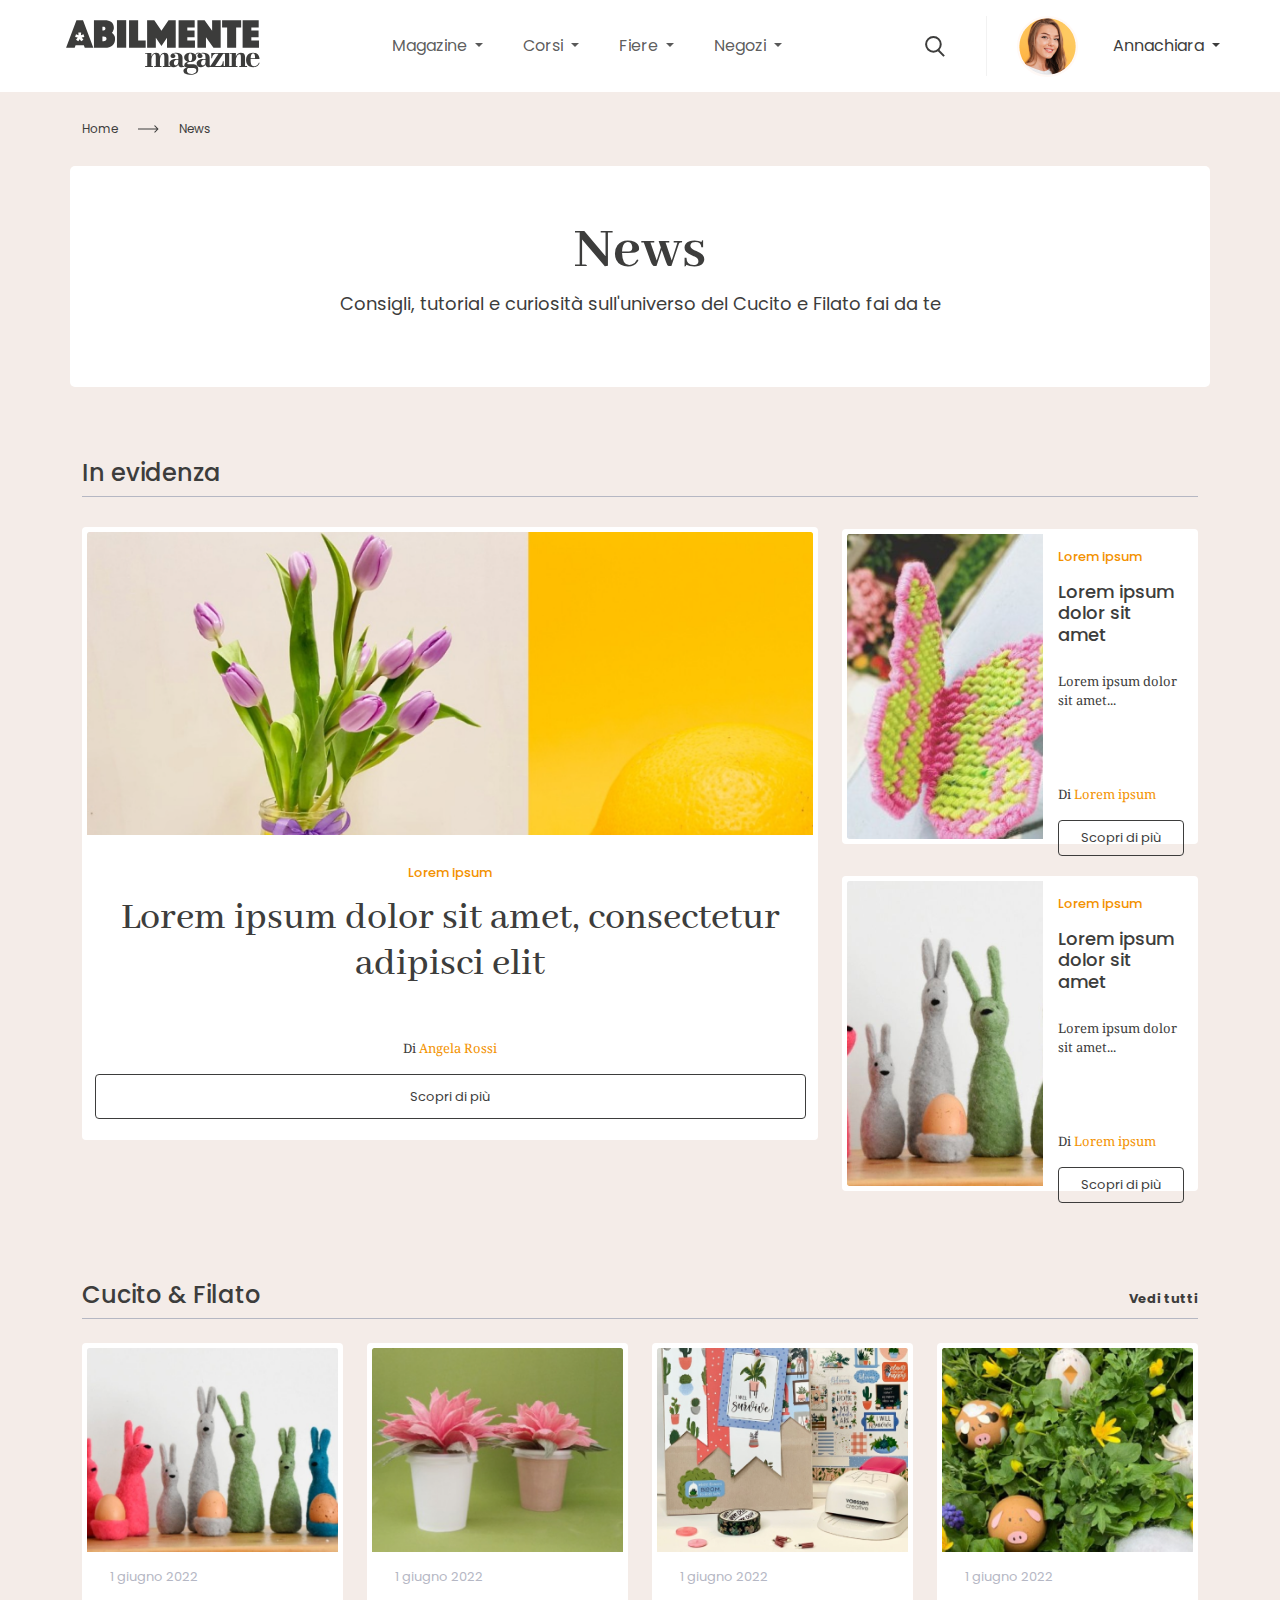
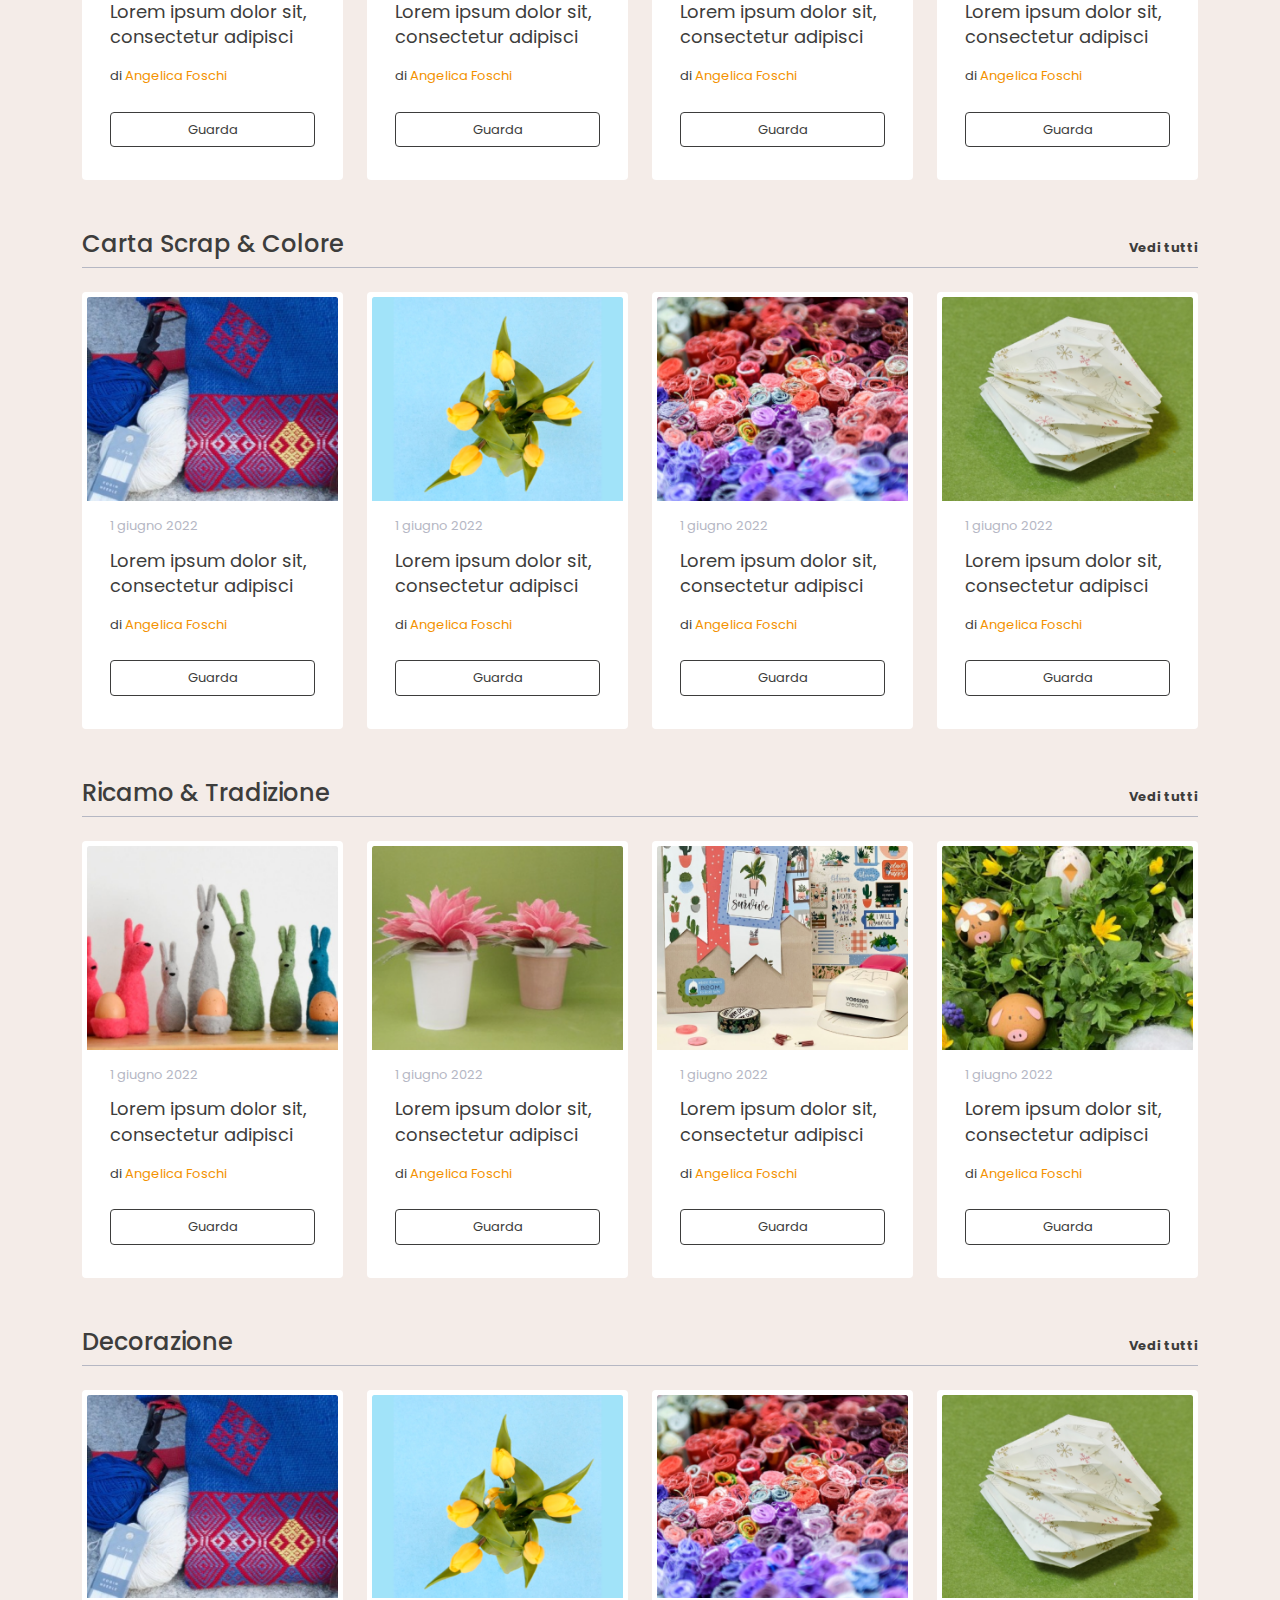
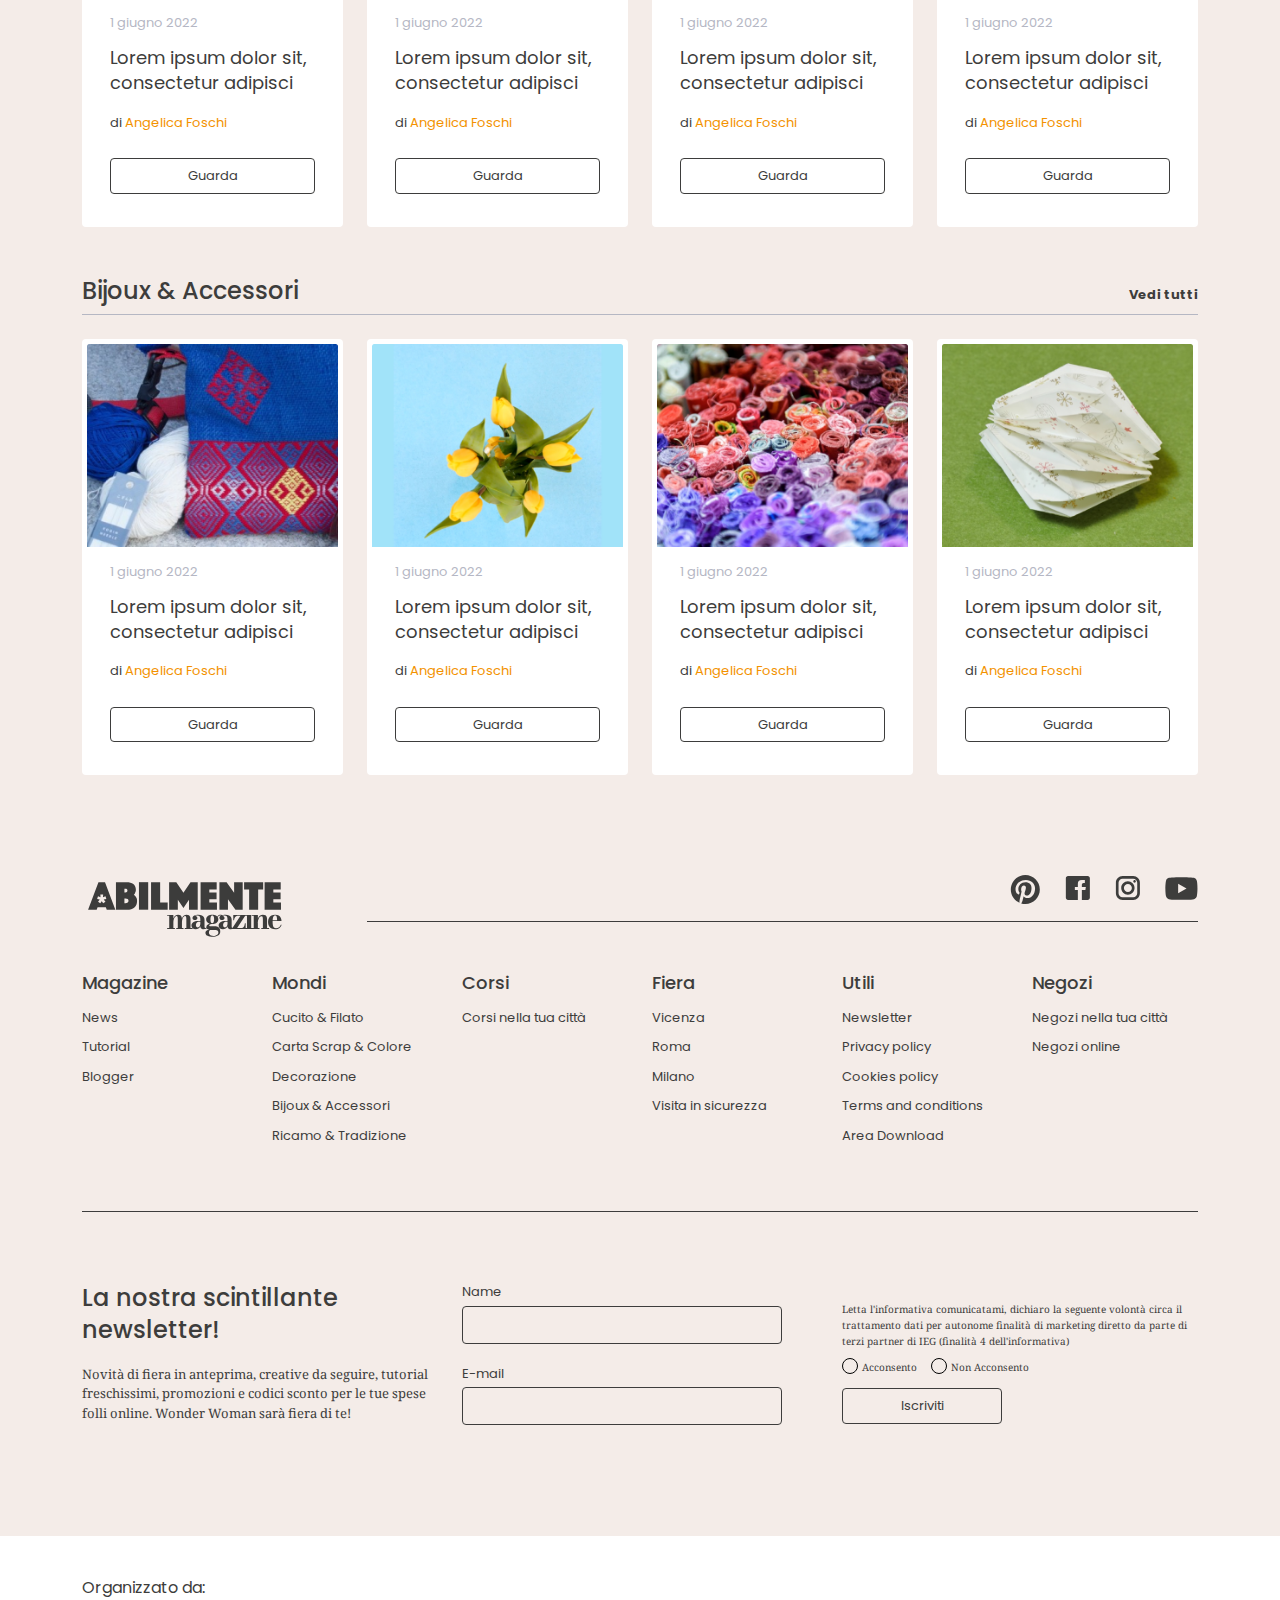
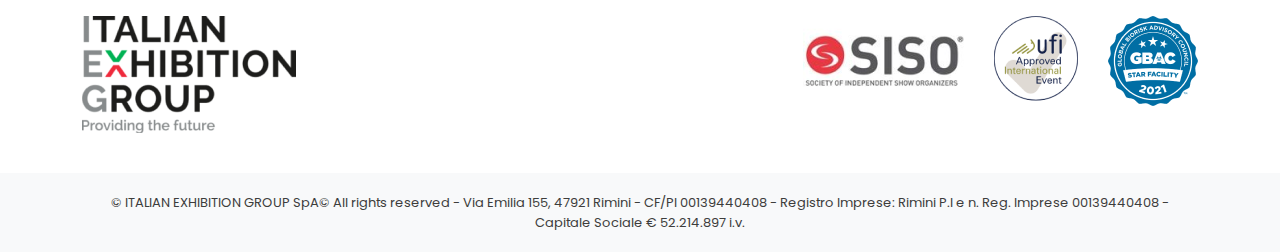
<file: news.html>
<!DOCTYPE html>
<html lang="en">
    <head>
        <meta charset="UTF-8">
        <meta http-equiv="X-UA-Compatible" content="IE=edge">
        <meta name="viewport" content="width=device-width, initial-scale=1.0">
        <link href="https://cdn.jsdelivr.net/npm/bootstrap@5.0.2/dist/css/bootstrap.min.css" rel="stylesheet" integrity="sha384-EVSTQN3/azprG1Anm3QDgpJLIm9Nao0Yz1ztcQTwFspd3yD65VohhpuuCOmLASjC" crossorigin="anonymous">
        <script src="https://cdn.jsdelivr.net/npm/bootstrap@5.0.2/dist/js/bootstrap.bundle.min.js" integrity="sha384-MrcW6ZMFYlzcLA8Nl+NtUVF0sA7MsXsP1UyJoMp4YLEuNSfAP+JcXn/tWtIaxVXM" crossorigin="anonymous"></script>
        <link rel="stylesheet" href="styles/style.css">
        <title>HTML/CSS final work</title>
    </head>
<body>
    <header>
        <nav class="navbar navbar-expand-lg bg-white">
            <div class="container-fluid">
              <a class="navbar-brand ms-5" href="index.html"><img src="img/logo_header.svg" alt=""></a>
              
              <div class="collapse navbar-collapse justify-content-center" id="navbarNavDropdown">
                <ul class="navbar-nav">
                  <li class="nav-item dropdown me-4">
                    <a class="nav-link dropdown-toggle hover" href="#" id="navbarDropdownMenuLink" role="button" data-bs-toggle="dropdown" aria-expanded="false">
                        Magazine
                    </a>
                    <ul class="dropdown-menu" aria-labelledby="navbarDropdownMenuLink">
                      <li><a class="dropdown-item" href="#">Mondi</a></li>
                      <li><a class="dropdown-item" href="news.html">News</a></li>
                      <li><a class="dropdown-item" href="#">Tutorial</a></li>
                    </ul>
                  </li>
                  <li class="nav-item dropdown me-4">
                    <a class="nav-link dropdown-toggle hover" href="#" id="navbarDropdownMenuLink" role="button" data-bs-toggle="dropdown" aria-expanded="false">
                        Corsi
                    </a>
                    <ul class="dropdown-menu" aria-labelledby="navbarDropdownMenuLink">
                      <li><a class="dropdown-item" href="#">Corsi nella tua città</a></li>
                    </ul>
                  </li>
                  <li class="nav-item dropdown me-4">
                    <a class="nav-link dropdown-toggle hover" href="#" id="navbarDropdownMenuLink" role="button" data-bs-toggle="dropdown" aria-expanded="false">
                        Fiere
                    </a>
                    <ul class="dropdown-menu" aria-labelledby="navbarDropdownMenuLink">
                      <li><a class="dropdown-item" href="#">Roma</a></li>
                      <li><a class="dropdown-item" href="news.html">Vicenza</a></li>
                      <li><a class="dropdown-item" href="#">Milano</a></li>
                      <li><a class="dropdown-item" href="#">Visita in sicurezza</a></li>
                    </ul>
                  </li>
                  <li class="nav-item dropdown me-4">
                    <a class="nav-link dropdown-toggle hover" href="#" id="navbarDropdownMenuLink" role="button" data-bs-toggle="dropdown" aria-expanded="false">
                        Negozi
                    </a>
                    <ul class="dropdown-menu" aria-labelledby="navbarDropdownMenuLink">
                      <li><a class="dropdown-item" href="#">Negozi nella tua città</a></li>
                      <li><a class="dropdown-item" href="news.html">Online</a></li>
                    </ul>
                  </li>
                </ul>
              </div>
               <div class="header-rightside">
                <a class="search" href="#"></a>
                <div class="header-line"></div>
                <div class="header-account">
                     <a href="#"><img src="img/account_photo.png" alt="photo_account"></a>
                    <a class="nav-link dropdown-toggle hover  me-5" href="#">
                    Annachiara
                    </a>
                </div>
                <button class="navbar-toggler" type="button" data-bs-toggle="collapse" data-bs-target="#navbarNavDropdown" aria-controls="navbarNavDropdown" aria-expanded="false" aria-label="Toggle navigation">
                    <span class="navbar-toggler-icon"></span>
                </button>
       </div>
    </nav>
    </header> 
    <section class="news-page-title bg-color">
        <div class="container">
            <div class="row">
                <div class="col-12">
                    <nav class="breadcrumb">
                        <a class="bread-nav" href="index.html">Home</a>
                        <img src="img/breadcrunb-arrow.svg" alt="">
                        <p class="bread-nav mb-0">News</p>
                    </nav>
                </div>
                <div class="page-title justify-content-center bg-white text-center">
                    <h1>News</h1>
                    <p>Consigli, tutorial e curiosità sull'universo del Cucito e Filato fai da te</p>
                </div>  
            </div>
        </div>
    </section>
    <section class="news bg-color">
        <div class="container">
            <div class="row block-title">
                <div class="col-6">
                    <h3>In evidenza</h3>
                </div>
            </div>
            <div class="row">
                <div class="col-md-6 col-lg-8">
                    <div class="big-news-item">
                        <img src="img/news-img.png" alt="">
                        <h6 class="news-item-title">Lorem ipsum</h6>
                        <h2 class="big-news-item-description">Lorem ipsum dolor sit amet, consectetur adipisci elit</h2>
                        <p class="big-news-item-name">Di <span>Angela Rossi</span> </p>
                        <a class="big-news-item button" href="articolo-news.html">Scopri di più</a>
                    </div>
                </div>
                <div class="col-md-6 col-lg-4">
                    <div class="news-item">
                        <img src="img/news-item-img1.png" alt="">
                        <div class="news-item-text">
                            <h6 class="news-item-title">Lorem ipsum</h6>
                        <h4>Lorem ipsum dolor sit amet</h4>
                        <p class="news-item-description">Lorem ipsum dolor sit amet...</p>
                        <p class="news-item-name">Di <span>Lorem ipsum</span> </p>
                        <a class="item-button" href="#">Scopri di più</a>
                        </div>
                    </div>
                    <div class="news-item">
                        <img src="img/news-item-img2.png" alt="">
                        <div class="news-item-text">
                            <h6 class="news-item-title">Lorem ipsum</h6>
                        <h4>Lorem ipsum dolor sit amet</h4>
                        <p class="news-item-description">Lorem ipsum dolor sit amet...</p>
                        <p class="news-item-name">Di <span>Lorem ipsum</span> </p>
                        <a class="item-button" href="#">Scopri di più</a>
                        </div>
                    </div>
                </div>
            </div>
        </div>
    </section>
    <section class="catalog bg-color py-5">
        <div class="container">
            <div class="row block-title align-items-baseline">
                <div class="col-6">
                    <h3>Cucito & Filato</h3>
                </div>
                <div class="col-6">
                    <a class="vedi-tutti" href="">Vedi tutti</a>
                </div>
            </div>
            <div class="row">
                <div class="col-sm-6 col-md-6 col-lg-4 col-xl-3">
                    <div class="catalog-card bg-white d-flex">
                        <img src="img/catalog-card1.png" alt="">
                        <div class="catalog-card-text">
                            <div class="catalog-card-date">
                                1 giugno 2022
                            </div>
                            <div class="catalog-card-description">
                                Lorem ipsum dolor sit, consectetur adipisci
                            </div>
                            <div class="catalog-card-name">
                                di <span>Angelica Foschi</span>
                            </div>
                            <a class="item-button" href="#">Guarda</a>
                        </div>
                    </div>
                </div>
                <div class="col-sm-6 col-md-6 col-lg-4 col-xl-3">
                    <div class="catalog-card bg-white d-flex">
                        <img src="img/catalog-card2.png" alt="">
                        <div class="catalog-card-text">
                            <div class="catalog-card-date">
                                1 giugno 2022
                            </div>
                            <div class="catalog-card-description">
                                Lorem ipsum dolor sit, consectetur adipisci
                            </div>
                            <div class="catalog-card-name">
                                di <span>Angelica Foschi</span>
                            </div>
                            <a class="item-button" href="#">Guarda</a>
                        </div>
                    </div>
                </div>
                <div class="col-sm-6 col-md-6 col-lg-4 col-xl-3">
                    <div class="catalog-card bg-white d-flex">
                        <img src="img/catalog-card3.png" alt="">
                        <div class="catalog-card-text">
                            <div class="catalog-card-date">
                                1 giugno 2022
                            </div>
                            <div class="catalog-card-description">
                                Lorem ipsum dolor sit, consectetur adipisci
                            </div>
                            <div class="catalog-card-name">
                                di <span>Angelica Foschi</span>
                            </div>
                            <a class="item-button" href="#">Guarda</a>
                        </div>
                    </div>
                </div>
                <div class="col-sm-6 col-md-6 col-lg-4 col-xl-3">
                    <div class="catalog-card bg-white d-flex">
                        <img src="img/catalog-card4.png" alt="">
                        <div class="catalog-card-text">
                            <div class="catalog-card-date">
                                1 giugno 2022
                            </div>
                            <div class="catalog-card-description">
                                Lorem ipsum dolor sit, consectetur adipisci
                            </div>
                            <div class="catalog-card-name">
                                di <span>Angelica Foschi</span>
                            </div>
                            <a class="item-button" href="#">Guarda</a>
                        </div>
                    </div>
                </div>
            </div>
            <div class="row block-title align-items-baseline">
                <div class="col-6">
                    <h3>Carta Scrap & Colore</h3>
                </div>
                <div class="col-6">
                    <a class="vedi-tutti" href="">Vedi tutti</a>
                </div>
            </div>
            <div class="row">
                <div class="col-sm-6 col-md-6 col-lg-4 col-xl-3">
                    <div class="catalog-card bg-white d-flex">
                        <img src="img/catalog-card5.png" alt="">
                        <div class="catalog-card-text">
                            <div class="catalog-card-date">
                                1 giugno 2022
                            </div>
                            <div class="catalog-card-description">
                                Lorem ipsum dolor sit, consectetur adipisci
                            </div>
                            <div class="catalog-card-name">
                                di <span>Angelica Foschi</span>
                            </div>
                            <a class="item-button" href="#">Guarda</a>
                        </div>
                    </div>
                </div>
                <div class="col-sm-6 col-md-6 col-lg-4 col-xl-3">
                    <div class="catalog-card bg-white d-flex">
                        <img src="img/catalog-card6.png" alt="">
                        <div class="catalog-card-text">
                            <div class="catalog-card-date">
                                1 giugno 2022
                            </div>
                            <div class="catalog-card-description">
                                Lorem ipsum dolor sit, consectetur adipisci
                            </div>
                            <div class="catalog-card-name">
                                di <span>Angelica Foschi</span>
                            </div>
                            <a class="item-button" href="#">Guarda</a>
                        </div>
                    </div>
                </div>
                <div class="col-sm-6 col-md-6 col-lg-4 col-xl-3">
                    <div class="catalog-card bg-white d-flex">
                        <img src="img/catalog-card7.png" alt="">
                        <div class="catalog-card-text">
                            <div class="catalog-card-date">
                                1 giugno 2022
                            </div>
                            <div class="catalog-card-description">
                                Lorem ipsum dolor sit, consectetur adipisci
                            </div>
                            <div class="catalog-card-name">
                                di <span>Angelica Foschi</span>
                            </div>
                            <a class="item-button" href="#">Guarda</a>
                        </div>
                    </div>
                </div>
                <div class="col-sm-6 col-md-6 col-lg-4 col-xl-3">
                    <div class="catalog-card bg-white d-flex">
                        <img src="img/catalog-card8.png" alt="">
                        <div class="catalog-card-text">
                            <div class="catalog-card-date">
                                1 giugno 2022
                            </div>
                            <div class="catalog-card-description">
                                Lorem ipsum dolor sit, consectetur adipisci
                            </div>
                            <div class="catalog-card-name">
                                di <span>Angelica Foschi</span>
                            </div>
                            <a class="item-button" href="#">Guarda</a>
                        </div>
                    </div>
                </div>
            </div>
            <div class="row block-title align-items-baseline">
                <div class="col-6">
                    <h3>Ricamo & Tradizione</h3>
                </div>
                <div class="col-6">
                    <a class="vedi-tutti" href="">Vedi tutti</a>
                </div>
            </div>
            <div class="row">
                <div class="col-sm-6 col-md-6 col-lg-4 col-xl-3">
                    <div class="catalog-card bg-white d-flex">
                        <img src="img/catalog-card1.png" alt="">
                        <div class="catalog-card-text">
                            <div class="catalog-card-date">
                                1 giugno 2022
                            </div>
                            <div class="catalog-card-description">
                                Lorem ipsum dolor sit, consectetur adipisci
                            </div>
                            <div class="catalog-card-name">
                                di <span>Angelica Foschi</span>
                            </div>
                            <a class="item-button" href="#">Guarda</a>
                        </div>
                    </div>
                </div>
                <div class="col-sm-6 col-md-6 col-lg-4 col-xl-3">
                    <div class="catalog-card bg-white d-flex">
                        <img src="img/catalog-card2.png" alt="">
                        <div class="catalog-card-text">
                            <div class="catalog-card-date">
                                1 giugno 2022
                            </div>
                            <div class="catalog-card-description">
                                Lorem ipsum dolor sit, consectetur adipisci
                            </div>
                            <div class="catalog-card-name">
                                di <span>Angelica Foschi</span>
                            </div>
                            <a class="item-button" href="#">Guarda</a>
                        </div>
                    </div>
                </div>
                <div class="col-sm-6 col-md-6 col-lg-4 col-xl-3">
                    <div class="catalog-card bg-white d-flex">
                        <img src="img/catalog-card3.png" alt="">
                        <div class="catalog-card-text">
                            <div class="catalog-card-date">
                                1 giugno 2022
                            </div>
                            <div class="catalog-card-description">
                                Lorem ipsum dolor sit, consectetur adipisci
                            </div>
                            <div class="catalog-card-name">
                                di <span>Angelica Foschi</span>
                            </div>
                            <a class="item-button" href="#">Guarda</a>
                        </div>
                    </div>
                </div>
                <div class="col-sm-6 col-md-6 col-lg-4 col-xl-3">
                    <div class="catalog-card bg-white d-flex">
                        <img src="img/catalog-card4.png" alt="">
                        <div class="catalog-card-text">
                            <div class="catalog-card-date">
                                1 giugno 2022
                            </div>
                            <div class="catalog-card-description">
                                Lorem ipsum dolor sit, consectetur adipisci
                            </div>
                            <div class="catalog-card-name">
                                di <span>Angelica Foschi</span>
                            </div>
                            <a class="item-button" href="#">Guarda</a>
                        </div>
                    </div>
                </div>
            </div>
            <div class="row block-title align-items-baseline">
                <div class="col-6">
                    <h3>Decorazione</h3>
                </div>
                <div class="col-6">
                    <a class="vedi-tutti" href="">Vedi tutti</a>
                </div>
            </div>
            <div class="row">
                <div class="col-sm-6 col-md-6 col-lg-4 col-xl-3">
                    <div class="catalog-card bg-white d-flex">
                        <img src="img/catalog-card5.png" alt="">
                        <div class="catalog-card-text">
                            <div class="catalog-card-date">
                                1 giugno 2022
                            </div>
                            <div class="catalog-card-description">
                                Lorem ipsum dolor sit, consectetur adipisci
                            </div>
                            <div class="catalog-card-name">
                                di <span>Angelica Foschi</span>
                            </div>
                            <a class="item-button" href="#">Guarda</a>
                        </div>
                    </div>
                </div>
                <div class="col-sm-6 col-md-6 col-lg-4 col-xl-3">
                    <div class="catalog-card bg-white d-flex">
                        <img src="img/catalog-card6.png" alt="">
                        <div class="catalog-card-text">
                            <div class="catalog-card-date">
                                1 giugno 2022
                            </div>
                            <div class="catalog-card-description">
                                Lorem ipsum dolor sit, consectetur adipisci
                            </div>
                            <div class="catalog-card-name">
                                di <span>Angelica Foschi</span>
                            </div>
                            <a class="item-button" href="#">Guarda</a>
                        </div>
                    </div>
                </div>
                <div class="col-sm-6 col-md-6 col-lg-4 col-xl-3">
                    <div class="catalog-card bg-white d-flex">
                        <img src="img/catalog-card7.png" alt="">
                        <div class="catalog-card-text">
                            <div class="catalog-card-date">
                                1 giugno 2022
                            </div>
                            <div class="catalog-card-description">
                                Lorem ipsum dolor sit, consectetur adipisci
                            </div>
                            <div class="catalog-card-name">
                                di <span>Angelica Foschi</span>
                            </div>
                            <a class="item-button" href="#">Guarda</a>
                        </div>
                    </div>
                </div>
                <div class="col-sm-6 col-md-6 col-lg-4 col-xl-3">
                    <div class="catalog-card bg-white d-flex">
                        <img src="img/catalog-card8.png" alt="">
                        <div class="catalog-card-text">
                            <div class="catalog-card-date">
                                1 giugno 2022
                            </div>
                            <div class="catalog-card-description">
                                Lorem ipsum dolor sit, consectetur adipisci
                            </div>
                            <div class="catalog-card-name">
                                di <span>Angelica Foschi</span>
                            </div>
                            <a class="item-button" href="#">Guarda</a>
                        </div>
                    </div>
                </div>
            </div>
            <div class="row block-title align-items-baseline">
                <div class="col-6">
                    <h3>Bijoux & Accessori</h3>
                </div>
                <div class="col-6">
                    <a class="vedi-tutti" href="">Vedi tutti</a>
                </div>
            </div>
            <div class="row">
                <div class="col-sm-6 col-md-6 col-lg-4 col-xl-3">
                    <div class="catalog-card bg-white d-flex">
                        <img src="img/catalog-card5.png" alt="">
                        <div class="catalog-card-text">
                            <div class="catalog-card-date">
                                1 giugno 2022
                            </div>
                            <div class="catalog-card-description">
                                Lorem ipsum dolor sit, consectetur adipisci
                            </div>
                            <div class="catalog-card-name">
                                di <span>Angelica Foschi</span>
                            </div>
                            <a class="item-button" href="#">Guarda</a>
                        </div>
                    </div>
                </div>
                <div class="col-sm-6 col-md-6 col-lg-4 col-xl-3">
                    <div class="catalog-card bg-white d-flex">
                        <img src="img/catalog-card6.png" alt="">
                        <div class="catalog-card-text">
                            <div class="catalog-card-date">
                                1 giugno 2022
                            </div>
                            <div class="catalog-card-description">
                                Lorem ipsum dolor sit, consectetur adipisci
                            </div>
                            <div class="catalog-card-name">
                                di <span>Angelica Foschi</span>
                            </div>
                            <a class="item-button" href="#">Guarda</a>
                        </div>
                    </div>
                </div>
                <div class="col-sm-6 col-md-6 col-lg-4 col-xl-3">
                    <div class="catalog-card bg-white d-flex">
                        <img src="img/catalog-card7.png" alt="">
                        <div class="catalog-card-text">
                            <div class="catalog-card-date">
                                1 giugno 2022
                            </div>
                            <div class="catalog-card-description">
                                Lorem ipsum dolor sit, consectetur adipisci
                            </div>
                            <div class="catalog-card-name">
                                di <span>Angelica Foschi</span>
                            </div>
                            <a class="item-button" href="#">Guarda</a>
                        </div>
                    </div>
                </div>
                <div class="col-sm-6 col-md-6 col-lg-4 col-xl-3">
                    <div class="catalog-card bg-white d-flex">
                        <img src="img/catalog-card8.png" alt="">
                        <div class="catalog-card-text">
                            <div class="catalog-card-date">
                                1 giugno 2022
                            </div>
                            <div class="catalog-card-description">
                                Lorem ipsum dolor sit, consectetur adipisci
                            </div>
                            <div class="catalog-card-name">
                                di <span>Angelica Foschi</span>
                            </div>
                            <a class="item-button" href="#">Guarda</a>
                        </div>
                    </div>
                </div>
            </div>
        </div>
    </section>
    <footer>
        <div class="container">
            <div class="row">
                <div class="col-sm-5 col-md-4 col-lg-3 col-xl-3">
                    <a class="logo" href="index.html"><img src="img/logo_header.svg" alt=""></a> 
                </div>
                <div class="col-sm-7 col-md-8 col-lg-8 col-xl-9 block-title">
                    <div class="socials">
                        <a class="social-icon" href="#"><img src="img/pinterest.svg" alt=""></a>
                        <a class="social-icon" href="#"><img src="img/facebook.svg" alt=""></a>
                        <a class="social-icon" href="#"><img src="img/instagram.svg" alt=""></a>
                        <a class="social-icon" href="#"><img src="img/youtube.svg" alt=""></a>
                    </div>
                </div>
            </div>
            <div class="row">
                <div class="col-sm-6 col-md-3 col-lg-2">
                    <div class="footer-link-col">
                        <h3>Magazine</h3>
                        <nav>
                            <a href="">News</a>
                            <a href="">Tutorial</a>
                            <a href="">Blogger</a>
                        </nav>
                    </div>
                </div>
                <div class="col-sm-6 col-md-3 col-lg-2">
                    <div class="footer-link-col">
                        <h3>Mondi</h3>
                        <nav>
                            <a href="">Cucito & Filato </a>
                            <a href="">Carta Scrap & Colore</a>
                            <a href="">Decorazione</a>
                            <a href="">Bijoux & Accessori</a>
                            <a href="">Ricamo & Tradizione</a>
                        </nav>
                    </div>
                </div>
                <div class="col-sm-6 col-md-3 col-lg-2">
                    <div class="footer-link-col">
                        <h3>Corsi</h3>
                        <nav>
                            <a href="">Corsi nella tua città</a>
                        </nav>
                    </div>
                </div>
                <div class="col-sm-6 col-md-3 col-lg-2">
                    <div class="footer-link-col">
                        <h3>Fiera</h3>
                        <nav>
                            <a href="">Vicenza</a>
                            <a href="">Roma</a>
                            <a href="">Milano</a>
                            <a href="">Visita in sicurezza</a>
                        </nav>
                    </div>
                </div>
                <div class="col-sm-6 col-md-3 col-lg-2">
                    <div class="footer-link-col">
                        <h3>Utili</h3>
                        <nav>
                            <a href="">Newsletter</a>
                            <a href="">Privacy policy</a>
                            <a href="">Cookies policy</a>
                            <a href="">Terms and conditions</a>
                            <a href="">Area Download</a>
                        </nav>
                    </div>
                </div>
                <div class="col-sm-6 col-md-3 col-lg-2">
                    <div class="footer-link-col">
                        <h3>Negozi</h3>
                        <nav>
                            <a href="">Negozi nella tua città</a>
                            <a href="">Negozi online</a>
                        </nav>
                    </div>
                </div>
            </div>
            <div class="row">
                <div class="col-md-12 block-title line"></div>
            </div>
            <div class="row footer-subscribe">
                <div class="col-md-11 col-xl-4">
                    <div class="footer-subscribe-text">
                        <h3>La nostra scintillante newsletter!</h3>
                        <p>Novità di fiera in anteprima, creative da seguire, tutorial freschissimi, promozioni e codici sconto per le tue spese folli online. Wonder Woman sarà fiera di te!</p>
                    </div>
                </div>
                <div class="col-md-11 col-lg-6 col-xl-4 pe-5">
                    <form>
                        <div class="input d-flex">
                            <label for="name">Name</label> <input type="text" required="" name="name">
                        </div>
                        <div class="input d-flex">
                            <label for="email">E-mail</label> <input type="email" required="" name="email">
                        </div>
                    </form>
                </div>
                <div class="col-md-11 col-lg-6 col-xl-4">
                    <form>
                        <p class="agree-text">Letta l'informativa comunicatami, dichiaro la seguente volontà circa il trattamento dati per autonome finalità di marketing diretto da parte di terzi partner di IEG (finalità 4 dell'informativa)</p>
                        <div class="agree-radio-block d-flex">
                            <div class="checkbox-input">
                                <input class="form-check-input" type="radio" name="flexRadioDefault" id="flexRadioDefault1">
                                <label for="acconsento">Acconsento</label>
                            </div>
                            <div class="checkbox-input">
                                <input class="form-check-input" type="radio" name="flexRadioDefault" id="flexRadioDefault1">
                                <label for="acconsento">Non Acconsento</label>
                            </div>
                        </div>
                        <button class="item-button">Iscriviti</button>
                    </form>
                </div>
            </div>
        </div>
        <div class="organizzato bg-white">
            <div class="container">
                <div class="row">
                    <div class="labels-grid">
                        <div class="label-col1">
                            <p>Organizzato da:</p>
                            <img class="org-logo" src="img/Footer/ieg.png" alt="">
                        </div>
                        <div class="label-col2">
                            <img class="label" src="img/Footer/siso.png" alt="">
                        </div>
                        <div class="label-col3">
                            <img class="label" src="img/Footer/ufi.png" alt="">
                        </div>
                        <div class="label-col4">
                            <img class="label" src="img/Footer/gbac.png" alt="">
                        </div>
                    </div>
                </div>
            </div>
        </div>
        <div class="copyright bg-light">
            <div class="container">
                <div class="row">
                    <div class="col-12">
                        <p>
                            © ITALIAN EXHIBITION GROUP SpA© All rights reserved - Via Emilia 155, 47921 Rimini - CF/PI 00139440408 - Registro Imprese: Rimini P.I e n. Reg. Imprese 00139440408 - Capitale Sociale € 52.214.897 i.v.
                        </p>
                    </div>
                </div>
            </div>
        </div>
    </footer>
</body>
</html>
</file>
<file: styles/style.css>
@import url(https://cdn.jsdelivr.net/npm/bootstrap@5.3.0-alpha1/dist/css/bootstrap.min.css);
@import url('https://fonts.googleapis.com/css2?family=Abhaya+Libre:wght@700&family=Noto+Serif&family=Poppins:wght@400;500&display=swap');
body {
    font-family: Poppins, sans-serif;
    color: #3D3D3C;
}
:root{
    --accent-color: #F39200;
    --background-color: #F4ECE8;
}
.bg-color{
    background-color: var(--background-color);
}
.hover:hover{
    color: var(--accent-color);
}
.nav-item:hover{
    color: var(--accent-color);
    transition-duration: 0.2s;
}
.header-rightside{
    display: flex;
    align-items: center;
    gap: 30px;
}
.search{
    width: 40px;
    height: 40px;
    background-image: url(../img/search_icon.svg);
    background-repeat: no-repeat;
    background-position: center;
}
.search:hover{
    background-image: url(../img/search_icon_hover.svg);
    scale: 1.3;
    transition-duration: 0.5s;
}
.header-line{
    height: 60px;
    width: 1px;
    background-color: #F2F2F2;
}
.header-account{
    display: flex;
    align-items: center;
    gap: 35px;
}
.menu-mobile{
    display: none;
    width: 40px;
    height: 40px;
    background-image: url(../img/menu-icon.svg);
    background-repeat: no-repeat;
    background-position: center;
}
.menu-mobile:hover{
    background-image: url(../img/menu-icon_hover.svg);

}
.main-banner{
    background-image: url(../img/banner-bg.png);
    background-repeat: no-repeat;
    background-position: center;
    background-size: cover;
    min-height: 584px;
    color: #FFFFFF;
}
.main-banner p{
    font-size: 13px;
    margin-top: 25px;
    margin-bottom: 50px;
}
.row{
    display: flex;
}
h1 {
    font-weight:700;
    font-size:60px;
    font-family:"Abhaya Libre",serif;
    line-height:1.03em
   }
h2 {
    font-size:40px;
    line-height:1.14em;
    font-family:"Abhaya Libre",serif;
    color:#3D3D3C;
    text-align:left;
    margin:0
   }
h3 {
    font-size:24px;
    font-weight: 500;
    line-height:1.3em;
    color:#3D3D3C
   }
.main-banner h1{
    padding-top: 310px;
}
.slider{
    display: flex;
    flex-direction: column;
    justify-content: center;
    align-items: flex-end;
    gap: 24px;
    margin-top: 52px;
}
.slider-item {
    display:flex;
    width:407px;
    height:144px;
    border-radius:4px;
    background-color:#fff;
    padding:5px;
    text-decoration:none;
   }
.slider-item:hover{
    transition-duration: 0.5s;
    transform: translateX(-0.5em);
}
.slider-item img {
    border-top-left-radius: 2px;
    border-bottom-left-radius: 2px;
}
.slider-text{
    display: flex;
    flex-direction: column;
    justify-content: space-between;
    padding: 15px 19px 16px 19px;
}
.slider-title{
    font-size: 12px;
    color: var(--accent-color);
}
.slider-description{
    font-size: 18px;
    color: #3D3935;
}
.news{
    padding: 38px 0 24px 0;
}
.block-title::after {
    content:"";
    display:block;
    margin:0 auto;
    width:calc(100% - 24px);
    background:#B5B7C3;
    height:1px
   }
.block-title h2{
    font-size: 60px;
}
.vedi-tutti{
    text-align:right;
    display:block;
    font-weight:700;
    font-size:13px;
    line-height:1.4em;
    text-decoration:none;
    color:#3D3D3C;
    margin:27px 0 8px auto;
}
.vedi-tutti:hover{
    color: var(--accent-color);
    transition-duration: 0.2s;
}
.big-news-item{
    background-color: #FFFFFF;
    padding: 5px;
    border-radius: 4px;
    text-align: center;
    margin-top: 30px;
}
.big-news-item:hover{
    filter: drop-shadow(2px 5px 6px rgba(0, 0, 0, 0.24));
    transition-duration: 0.5s;
}
.big-news-item img{
    width: 100%;
    border-top-left-radius: 2px;
    border-top-right-radius: 2px;
    margin-bottom: 30px;
}
.big-news-item-title{
    color: var(--accent-color);
    margin-top: 29px;
    margin-bottom: 17px;
    font-size: 13px;
    font-weight: 500;
}
.big-news-item-description{
    text-align: center;
    width: 692px;
    margin: 0 auto;
}
.big-news-item-name{
    font-family: Noto Serif;
    font-weight: 400;
    font-size: 13px;
    margin-top: 51px;
}
.big-news-item-name span{
    color: var(--accent-color);
}
.button{
    color:#3D3D3C;
    border:1.5px solid #3D3D3C;
    border-radius:4px;
    text-decoration:none;
    display:block;
    padding:12px 0 11px 0;
    font-size: 13px;
}
.big-news-item .button{
    width:calc(100% - 15px);
    margin:0 auto 16px auto;
}
.button:hover{
    color: #FFFFFF;
    background-color: #3D3D3C;
    transition-duration: 0.3s;
}
.news-item{
    display: flex;
    height: 315px;  
    gap: 15px;
    text-align: left;
    background-color: #FFFFFF;
    padding: 5px 14px 5px 5px;
    border-radius: 4px;
    margin-top: 32px;
}
.news-item:hover{
    filter: drop-shadow(2px 5px 6px rgba(0, 0, 0, 0.24));
    transition-duration: 0.5s;
}
.news-item img{
    width: 80%;
    border-top-left-radius: 2px;
    border-bottom-left-radius: 2px;
}
.news-item-text{
    padding-top: 15px;
    margin-bottom: 16px;
}
.news-item-title{
    color: var(--accent-color);
    margin-bottom: 16px;
    font-size: 13px;
    font-weight: 500;
}
.news-item h4{
    margin: 15px 0 0 0;
    font-size: 18px;
    padding-bottom: 26px;
}
.news-item-description{
    font-family: Noto Serif;
    font-weight: 400;
    font-size: 13px;
}
.news-item-name{
    font-family: Noto Serif;
    font-weight: 400;
    font-size: 13px;
    margin-top: 74px;
}
.news-item-name span{
    color: var(--accent-color);
}
.item-button{
    width: 100%;
    text-align: center;
    color:#3D3D3C;
    border:1.5px solid #3D3D3C;
    border-radius: 4px;
    text-decoration: none;
    display: block;
    padding: 7px 0 7px 0;
    font-size: 13px;
}
.item-button:hover{
    color: #FFFFFF;
    background-color: #3D3D3C;
    transition-duration: 0.3s;
}
.mondi{
    margin-top: 82px;
    margin-bottom: 92px;
}
.mondi-block{
    padding: 86px 0 160px 0;
    margin: 0 auto;
}
.mondi .block-title::after{
    width: 100%;
    margin-top: 8px;
}
.mondi-item{
    position:relative;
    width:100%;
    height:150px;
    padding:5px;
    top:-61px;
    margin-top: 30px;
}
.mondi-item-text{
    position:relative;
    font-weight: 500;
    font-size: 13px;
    text-align: center;
    height: 136px;
    padding: 80px 5px 24px 5px;
    bottom: -126px;
    margin: 0;
}
.mondi img{
    position: absolute;
    top: 61px;
    left: 50%;
    z-index: 1;
    transform: translateX(-50%);
}
.mondi img:hover{
    top: 68px;
    transition-duration: 0.5s;
}
.tutorial{
    padding: 76px 0 100px 0;
}
.tutorial-card{
    padding: 5px;
    border-radius: 4px;
    margin-top: 30px;
}
.tutorial-card:hover{
    filter: drop-shadow(2px 5px 6px rgba(0, 0, 0, 0.24));
    transition-duration: 0.5s;
}
.tutorial-card img{
    width: 100%;
    border-top-left-radius: 2px;
    border-top-right-radius: 2px;
}
.tutorial-item-text{
    flex-direction: column;
    padding: 19px 24px 24px 24px;
}
.item-title{
    justify-content: space-between;
    font-size: 13px;
    font-weight: 500;
    margin-bottom: 17px;
}
.tutorial-item-text h2{
    font-size: 30px;
    padding-bottom: 67px;
}
.item-name span{
    color: var(--accent-color);
}
.sponsor{
    margin-top: 82px;
    margin-bottom: 92px;
}
.sponsor-block{
    padding: 86px 0 160px 0;
}
.sponsor .block-title::after{
    width:calc(82% - 8px);
    margin:0 auto
}
.sponsor h3{
    margin: 15px 0 5px 0;
}
.arrow-scroll{
    justify-content:center;
    align-items:center;
    width:40px;
    height:40px;
    margin: 100px auto 0 auto;
}
.sponsor-scroll-container{
    justify-content: space-between;
    gap: 19px;
    padding-bottom: 5px;
    overflow: hidden;
}
.sponsor-item{
    width: 194px;
    height: 192px;
    align-items: center;
    justify-content: center;
    border-radius: 4px;
    box-shadow: 6px 7px 9px rgba(0, 0, 0, 0.03);
    margin-top: 23px;
}
.sponsor-item:hover{
    scale: 1.05;
    transition-duration: 0.4s;
}
.adv{
    padding: 70px 0 90px 0;
}
.adv-grid{
    display: grid;
    grid-template-columns: 1fr 1fr;
    grid-template-rows: 238px 238px;
}
.adv-text-block{
    grid-row: 1/3;
}
.adv-upper-block{
    background-color: #059EB2;
}
.adv-lower-block{
    background-color: #F39200;
}
.adv-text-block{
    padding: 70px 80px;
}
.adv-text-block h1{
    line-height: 61px;
    padding-bottom: 30px;
}
.adv-text-block p{
    font-size: 13px;
    font-family: Noto Serif;
    line-height: 1.5;
    margin-top: 20px;
}
.adv-photo{
    width: 124px;
    height: 132px;
}
.adv-photo:hover{
    scale: 1.15;
    transition-duration: 0.6s;
}
.adv-upper-block, .adv-lower-block{
    align-items: center;
    gap: 50px;
    padding: 40px 0px 40px 60px;
}
.adv-text-block h3{
    color: black;
}
.adv-side-text h2, .adv-side-text h3{
    color: #FFFFFF;
}
.adv-side-text .item-button{
    color: #FFFFFF;
    border:1.5px solid #FFFFFF;
    margin-top: 14px;
    margin-bottom: 20px;
    width: 130px;
}
.adv-side-text .item-button:hover{
    color: #3D3D3C;
    background-color: #FFFFFF;
}
.subscribe-block{
    padding: 60px 100px 80px 80px;
    margin-top: 80px;
    margin-bottom: 88px;
}
.subscribe-text{
    padding-right: 60px;
    padding-bottom: 40px;
}
.subscribe-text h3{
    padding-top: 30px;
}
form .input{
    flex-direction:column;
}
form .input input{
    height:38px;
    border:1.5px solid #3d3d3c;
    border-radius: 4px;
    background-color: transparent;    
    padding: 8px;
}
form .input label{
    font-size: 13px;
    padding-bottom: 4px;
}
form .input input:focus{
    background-color: #FFFFFF;    
    border:1.5px solid #b8b8b8;
    outline:0
}
form .input:nth-child(2){
    margin-top:20px
}
form .agree-text{
    font-family: Noto Serif;
    font-size: 10px;
    line-height: 1.6;
    margin:40px 0 20px 0
}
form .agree-radio-block label{
    font-family: Noto Serif;
    font-size: 10px;
    line-height: 1.6;
}
form .item-button{
    width: 190px;
    margin-top: 33px;
    background-color: transparent;
}
form .item-button:hover {
    color:#FFFFFF;
    background-color: #3D3935;
}
form .agree-radio-block{
    gap: 14px
}
.form-check-input{
    background-color: transparent;
    border: 1.5px solid #000000;
}
footer{
    background-color: var(--background-color);
    padding-top: 20px;
}
footer .block-title::after{
    width: 100%;
    margin-bottom: 14px;
    background: #3D3D3C;
}
.socials{
    display: flex;
    gap: 25px;
    justify-content: end;
}
.social-icon{
    text-decoration: none;
    margin-bottom: 17px;
}
.social-icon img:hover{
    scale: 1.3;
    transform: rotate(360deg);
    transition-duration: 1.5s;
}
.footer-link-col nav{
    display: flex;
    flex-direction:column;
    gap:10px;
}
.footer-link-col h3{
    font-size: 18px;
    padding-bottom: 5px;
    margin-top:30px;
}
.footer-link-col a{
    text-decoration: none;
    color: #3D3D3C;
    font-size: 13px;
}
.footer-link-col a:hover{
    color: var(--accent-color);
    transition-duration: 0.2s;
}
footer .line{
    color: #3D3D3C;
    margin-top: 66px;
    margin-bottom: 56px;
}
.footer-subscribe-text p{
    font-family: Noto Serif;
    font-size: 13px;
    line-height: 1.5;
    margin-top:20px;
}
footer .agree-text{
    margin-top: 19px;
    margin-bottom:  5px;
}
footer .item-button{
    width: 160px;
    margin-top: 10px;
}
.footer-subscribe{
    padding-bottom: 97px;
}
.label{
    margin-left: 30px;
    margin-top: 40px;
}
.labels-grid{
    display: grid;
    grid-template-columns: 12fr 2fr 1fr 1fr;
    margin: 40px 0;
}
.copyright p{
    font-size: 13px;
    margin: 20px 0;
    text-align: center;
}
.news-page-title{
    padding-bottom: 32px;
}
.bread-nav{
    text-decoration: none;
    font-size: 12px;
    color: #3D3D3C;
}
.breadcrumb a:hover{
    color: var(--accent-color);
    transition-duration: 0.2s;
}
.breadcrumb{ 
    display: flex;
    gap: 20px;
    padding: 28px 0 12px 0;
    align-items: center;
}
.page-title{
    padding: 55px 10px;
    border-radius: 5px;
}
.page-title p{
    font-size: 18px;
    line-height: 1.4;
}
.catalog-card{
    flex-direction: column;
    padding: 5px;
    border-radius: 4px;
    margin-top: 24px;
    margin-bottom: 32px;
}
.catalog-card:hover{
    filter: drop-shadow(2px 5px 6px rgba(0, 0, 0, 0.24));
    transition-duration: 0.5s;
}
.catalog-card img{
    border-top-left-radius: 2px;
    border-top-right-radius: 2px;
}
.catalog-card-text{
    margin: 17px 23px 28px 23px;
}
.catalog-card-date{
    font-size: 13px;
    line-height: 1.3;
    color: #B5B7C4;
    padding-bottom: 13px;
}
.catalog-card-description{
    font-size: 18px;
    line-height: 1.4;
    padding-bottom: 17px;
}
.catalog-card-name{
    font-size: 13px;
    padding-bottom: 26px;
}
.catalog-card-name span{
    color: var(--accent-color);
}
.articolo-banner{
    background-image: url(../img/articolo-news-banner.png);
    background-repeat: no-repeat;
    background-position: center;
    background-size: cover;
    height: 418px;
    border-radius: 4px;
}
.tag a{
    text-decoration: none;
    color: var(--accent-color);
    padding: 0 5px;
    font-size: 13px;
}
.tag a:hover{
    text-decoration: none;
    color: white;
    background-color: var(--accent-color);
    border-radius: 2px;
    transition-duration: 0.2s;
}
.articolo{
    padding-bottom: 50px;
}
.articolo-date{
    font-size: 13px;
    color: #B5B7C4;
}
.articolo-author p{
    font-size: 13px;
    line-height: 1.4;
    margin: 10px 0 30px 0;
}
.articolo-author span{
    color: var(--accent-color);
}
.articolo-content{
    padding-right: 120px;
}
.articolo-content img{
    width: 100%;
}
.articolo-content h2{
    padding: 0px 0 30px 0;
}
.articolo-content h3{
    font-size: 18px;
    line-height: 1.4;
}
.articolo-content p{
    font-size: 13px;
    line-height: 1.5;
    margin: 30px 0 30px 0;
}
.articolo-side-items h3{
    text-transform: uppercase;
    font-size: 13px;
    line-height: 1.3;
}
.articolo-side-items .block-title::after{
    width: 100%;
    margin-top: 16px;
}
.side-item{
    padding: 5px;
    display: flex;
    margin-bottom: 16px;
    border: 1px solid #FFFFFF;
}
.side-item img{
    border-top-left-radius: 5px;
    border-bottom-left-radius: 5px;
    height: auto;
}
.side-item-text{
    padding: 12px;
}
.side-item-title{
    color: var(--accent-color);
    margin-bottom: 8px;
    font-weight: 600;
    font-size: 9px;
    line-height: 160%;
}
.side-item-description{
    font-size: 13px;
    line-height: 1.4;
    margin-bottom: 30px;
}
.side-item:hover{
    transform: translateX(-0.4em);
    transition-duration: 0.5s;
    border: 1px solid #B5B7C4;
    border-radius: 4px;
}
element {

}
.dropdown-item{
    display: block;
    width: 100%;
    padding: var(--bs-dropdown-item-padding-y) var(--bs-dropdown-item-padding-x);
    clear: both;
    font-weight: 400;
    color: var(--bs-dropdown-link-color);
    text-align: inherit;
    text-decoration: none;
    white-space: nowrap;
    background-color: transparent;
    border: 0;
    border-radius: var(--bs-dropdown-item-border-radius,0);
}
.dropdown-item:active{
    background-color: var(--accent-color);
}
.dropdown-item {
    display: block;
    width: 100%;
    padding: .5rem 1rem;
    clear: both;
    font-weight: 400;
    color: #212529;
    text-align: inherit;
    text-decoration: none;
    white-space: nowrap;
    background-color: transparent;
    border: 0;
}
.dropdown-menu{
    --bs-dropdown-padding-x: 0rem;
    --bs-dropdown-padding-y: 0;
    --bs-dropdown-spacer: 1.64rem;
}
a {
    color: rgba(var(--bs-link-color-rgb),var(--bs-link-opacity,1));
    text-decoration: underline;
}
a {
    color: #0d6efd;
    text-decoration: underline;
}
*, ::after, ::before {

    box-sizing: border-box;

}
*, ::after, ::before {

    box-sizing: border-box;

}
.dropdown-menu{
    --bs-dropdown-link-hover-color: white;
    --bs-dropdown-link-hover-bg: var(--accent-color);
    --bs-dropdown-border-color: none;
    --bs-dropdown-border-radius: 0;
}
.navbar-toggler{
    border: none;
}
.navbar-toggler:focus{
    border: none;
    box-shadow: none;
}
.navbar-toggler{
    border: none;
}




                           /* MEDIA  */

@media(max-width:1400px){
    .main-banner h1{
        padding-top: 220px;
    }

}
@media(max-width:1200px){

    .header-line{
        display:none
    }
    /* header nav{
        display: none;
    } */
    .header-rightside{
        gap: 15px;
    }
    header .menu-mobile{
        display: flex
    }
    .main-banner .slider-item{
        width: auto;
        height: auto;
    }
    .big-news-item{
        height: auto;
    }
    .big-news-item h2{
        width: unset
    }
    .news-item{
        height: auto;
    }
    .news-item img{
        width: 50%;
    }
    .news .row:nth-child(2){
        align-items: center
    }   
    .adv-grid .adv-text-block{
        grid-column: 1/3;
        grid-row: 1/2
    }
    .adv-upper-block{
        grid-column: 1/2;
        grid-row: 2/3;
    }
    .adv-lower-block{
        grid-column: 2/3;
        grid-row: 2/3;
    }
    .adv-grid{
        grid-template-rows: auto 1fr;
    }
    .adv-upper-block, .adv-lower-block{
        padding: 2em;
        gap: 2em;
    }
}


@media(max-width:992px){
    .navbar-brand{
        margin-left: 0 !important;
    }
    .navbar-brand img{
        scale: 0.6;
        margin-left: -1.5em;
    }
    .dropdown-menu{
        --bs-dropdown-spacer: -.5rem;
    }
    .main-banner h1{
        font-size: 40px;
        padding-top: 300px;
    }
    .slider{
        margin-top: 20px;
        margin-bottom: 40px;
        align-items: center;
    }
    .news{
        padding: 20px 0 40px 0
    }
    .big-news-item{
        margin-bottom: 2.4em;
    }
    .big-news-item h2{
        font-size: 30px;
    }
    .mondi-item{
        margin: 1em 0em 5em 0em;
    }
    .mondi-item-text{
        margin: 0 4em;
    }
    .mondi-block{
        padding: 40px 20px 60px 20px;
    }
    footer .item-button{
        margin-top: 30px;
    }
    .articolo-content{
        padding-right: 60px!important;
        padding-bottom: 40px;
    }
    .articolo-banner{
        height: 250px !important;
    }
}



@media(max-width:768px){
    .header-account{
        display: none
    }
    /* .header-account img{
        display: none
    } */
    .main-banner h1{
        padding-top: 60px;
    }
    .news-item img{
        width: 50%;
    }
    .news-item-name{
        margin-bottom: 90px;
    }
    .mondi-block{
        padding: 30px 20px 60px 20px;
    }
    .sponsor{
        padding:40px 0
    }
    .sponsor-block{
        padding:20px 10px 40px 10px;
    }
    .sponsor-block .block-title::after{
        width:96%
    }
    .sponsor-block .arrow-scroll{
        display:none !important
    }
    .adv-grid{
        grid-template-columns: 1fr;
        grid-template-rows: auto 1fr 1fr;
    }
    .adv-grid .adv-text-block{
        grid-column:1/2;
        grid-row:1/2
    }
    .adv-grid .adv-text-block h1{
        font-size: 45px;
        line-height: 51px;
        padding-bottom: 20px;
    }
    .adv-grid .adv-text-block h3{
        font-size: 18px;
   
    }
    .adv-upper-block{
        grid-column:1/2;
        grid-row: 2/3;
    }
    .adv-lower-block{
        grid-column:1/2;
        grid-row: 3/4;
    }
    .label{
        scale: 0.7;
        margin-left: 0px;
    }
    .org-logo{
        scale: 0.7;
    }
    .organizzato p{
        margin: 0 0 20px 33px;
        font-size: 12px;
    }
    .page-title{
        padding: 20px 10px !important;
    }
    .subscribe-text h1{
        font-size: 45px;
        line-height: 51px;
        padding-bottom: 10px;
    }
    .subscribe-text h3{
        font-size: 18px;
        padding-top: 10px;
    }
    .subscribe-block{
        padding: 60px 30px 80px 30px;
    }


@media(max-width:576px){
    .news-item-name{
        margin-bottom: 60px;
    }
    .label{
        scale: 0.5;
        margin: -20px -10px 0 0px;
        padding-left: 16px;
    }
    .labels-grid{
        grid-template-columns: 1fr 1fr 1fr 1fr;
        grid-row: 1fr 1fr;
    }
    .label-col1{
        grid-column: 1/5;
        grid-row: 1/2;
    }
    .label-col2{
        grid-column: 1/2;
        grid-row: 2/3;
    }
    .org-logo{
        scale: 0.5;
    }
    .organizzato p{
        margin: 0 0 0px 54px;
        font-size: 12px;
    }
    .copyright p{
        font-size: 10px;
        margin: 10px 0;
    }
    .labels-grid{
        margin: 20px 20px 0px 0;
    }
    .footer-subscribe{
        padding-bottom: 40px;
    }
    footer .line{
        margin-top: 40px;
        margin-bottom: 30px;
    }
    .footer-subscribe{
        padding-left: 30px;
        padding-right: 30px;
    }

}
</file>
